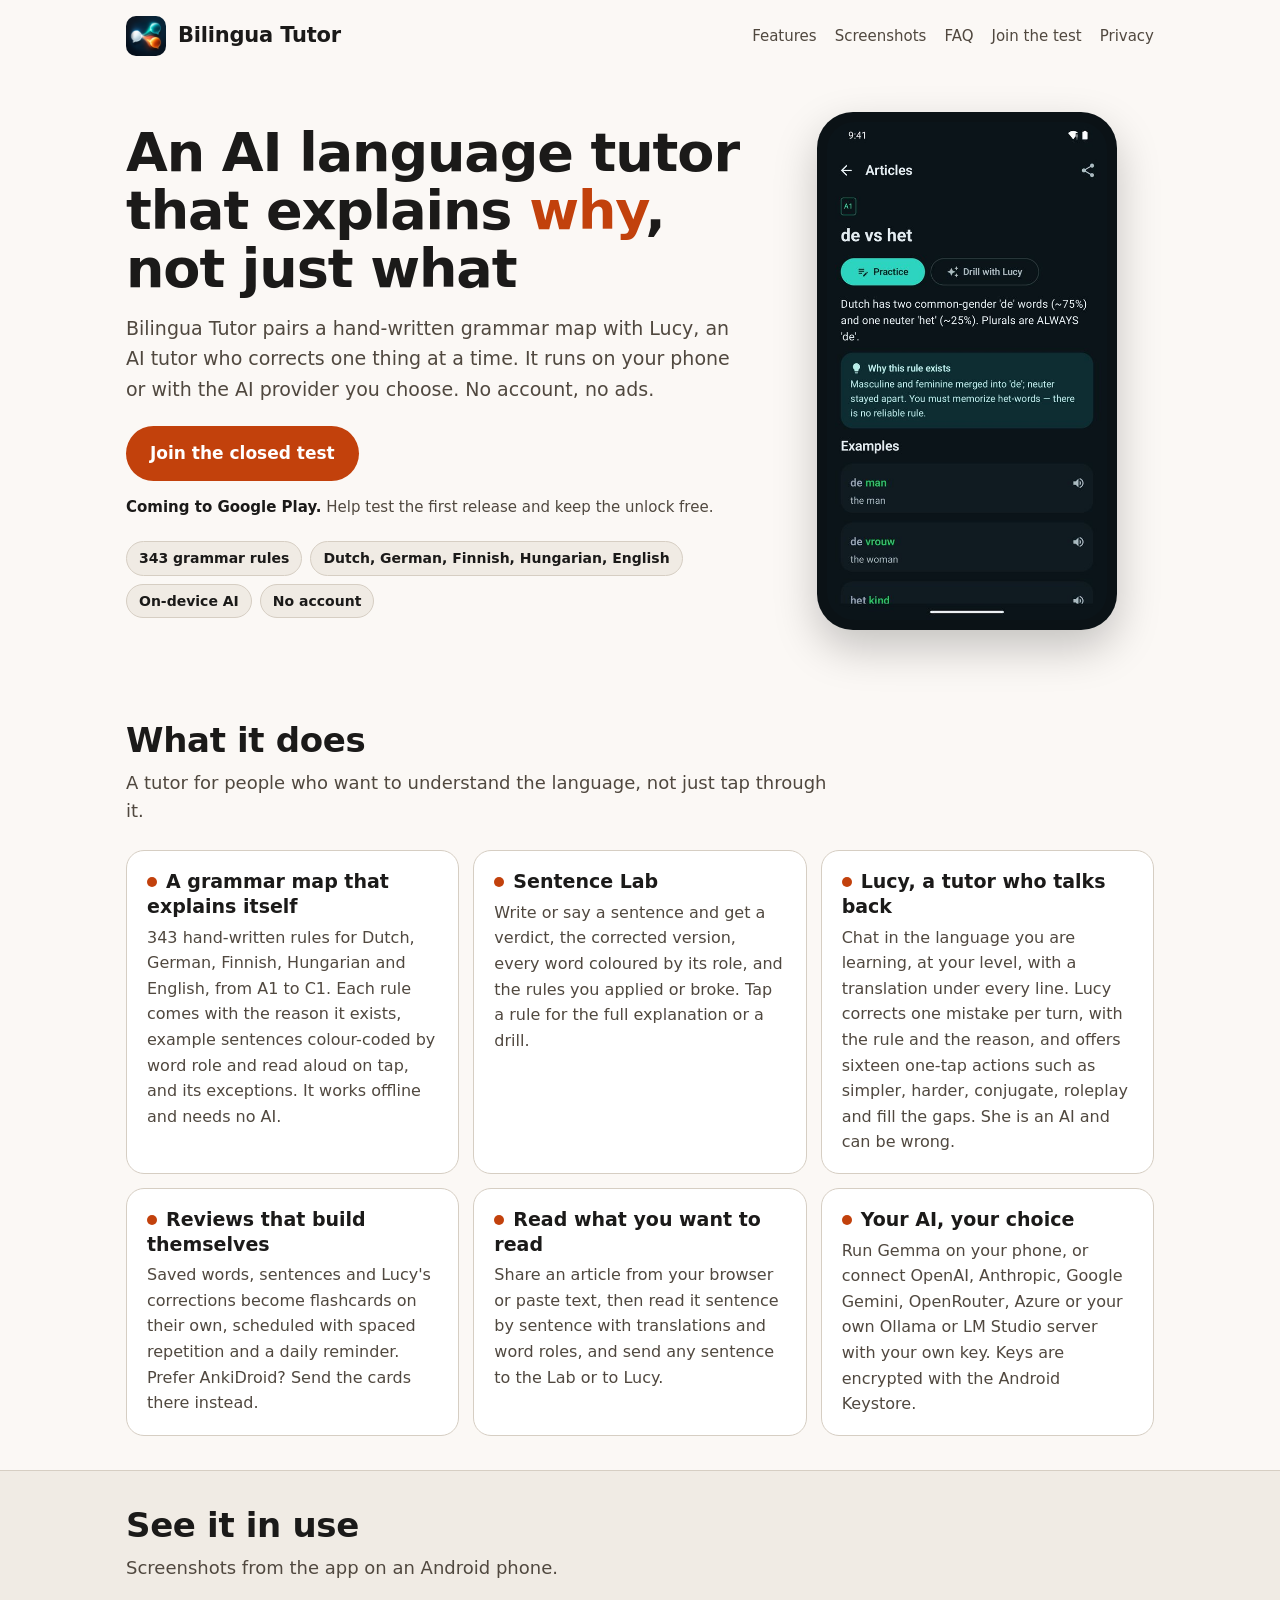
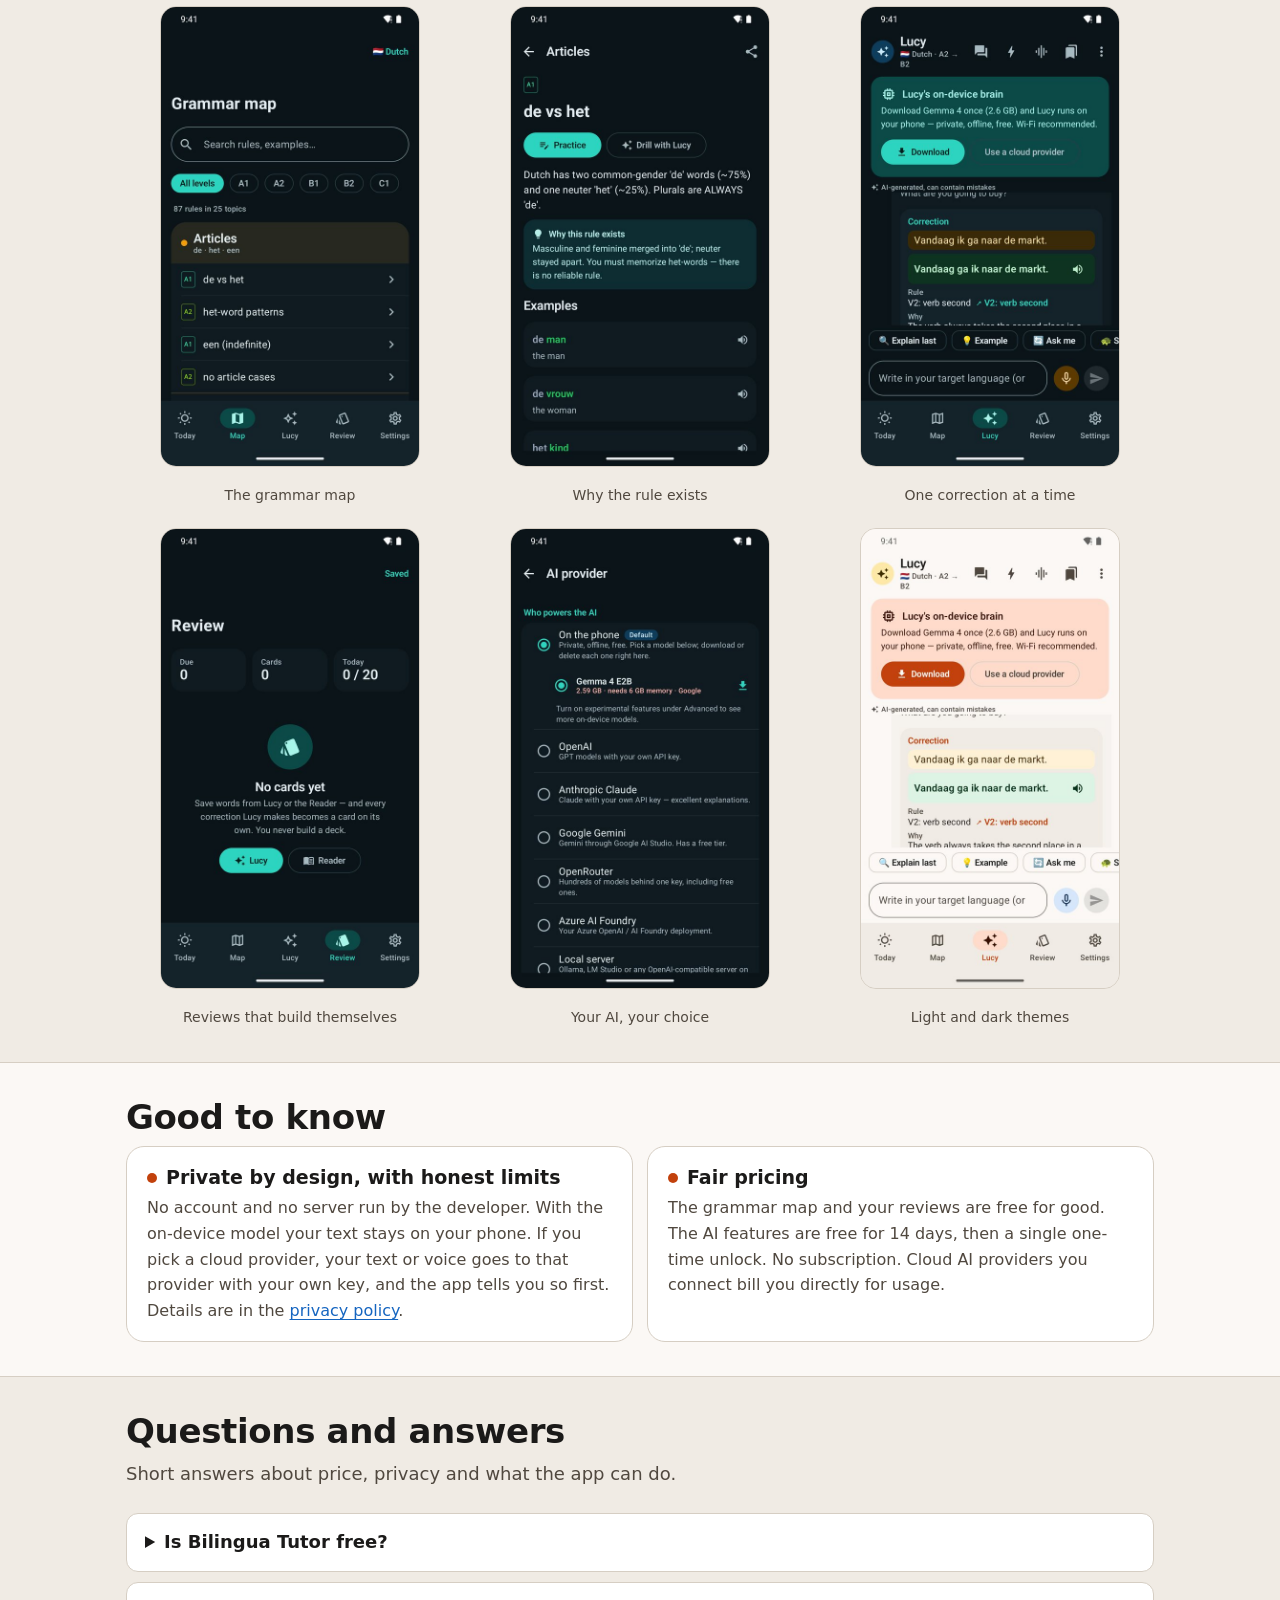
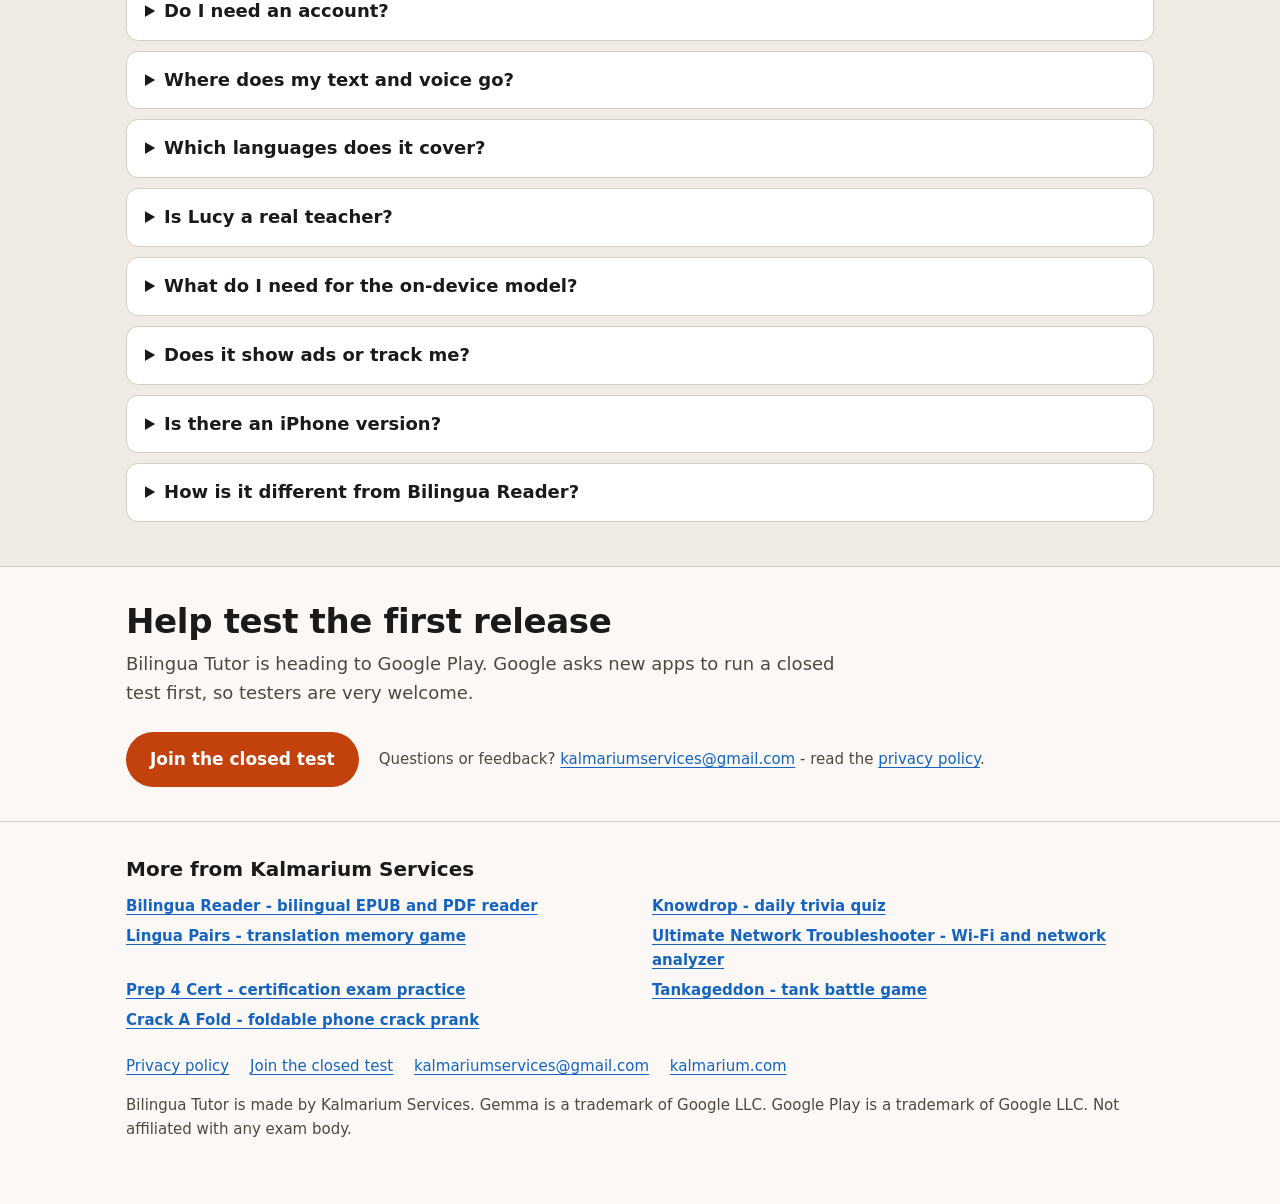
<file: index.html>
<!doctype html>
<html lang="en">
<head>
<meta charset="utf-8">
<meta name="viewport" content="width=device-width, initial-scale=1">
<title>Bilingua Tutor: AI Language Tutor with a Grammar Map</title>
<meta name="description" content="An AI language tutor that explains why. A hand-written grammar map for Dutch, German, Finnish, Hungarian and English, plus Lucy, a tutor who corrects one thing at a time. Runs on your phone or with your own AI provider. No account, no ads.">
<link rel="canonical" href="https://tutor.kalmarium.com/">
<meta name="theme-color" content="#0a1419">
<link rel="icon" type="image/png" href="/img/favicon.png">
<link rel="apple-touch-icon" href="/img/apple-touch-icon.png">
<meta property="og:site_name" content="Bilingua Tutor">
<meta property="og:type" content="website">
<meta property="og:title" content="Bilingua Tutor: AI Language Tutor with a Grammar Map">
<meta property="og:description" content="An AI language tutor that explains why. A hand-written grammar map for Dutch, German, Finnish, Hungarian and English, plus Lucy, a tutor who corrects one thing at a time. Runs on your phone or with your own AI provider. No account, no ads.">
<meta property="og:url" content="https://tutor.kalmarium.com/">
<meta property="og:image" content="https://tutor.kalmarium.com/img/og-image.jpg">
<meta property="og:image:width" content="1200">
<meta property="og:image:height" content="630">
<meta property="og:image:alt" content="Bilingua Tutor: grammar map and AI tutor on a phone">
<meta name="twitter:card" content="summary_large_image">
<meta name="twitter:title" content="Bilingua Tutor: AI Language Tutor with a Grammar Map">
<meta name="twitter:description" content="An AI language tutor that explains why. A hand-written grammar map for Dutch, German, Finnish, Hungarian and English, plus Lucy, a tutor who corrects one thing at a time. Runs on your phone or with your own AI provider. No account, no ads.">
<meta name="twitter:image" content="https://tutor.kalmarium.com/img/og-image.jpg">
<link rel="stylesheet" href="/style.css">
<script type="application/ld+json">
{
  "@context": "https://schema.org",
  "@type": "MobileApplication",
  "name": "Bilingua Tutor",
  "operatingSystem": "Android",
  "applicationCategory": "EducationalApplication",
  "description": "An AI language tutor that explains why. A hand-written grammar map for Dutch, German, Finnish, Hungarian and English, plus Lucy, a tutor who corrects one thing at a time. Runs on your phone or with your own AI provider. No account, no ads.",
  "url": "https://tutor.kalmarium.com/",
  "image": "https://tutor.kalmarium.com/img/og-image.jpg",
  "inLanguage": "en",
  "offers": {"@type": "Offer", "price": "0", "priceCurrency": "EUR", "availability": "https://schema.org/InStock"},
  "publisher": {"@type": "Organization", "name": "Kalmarium Services", "url": "https://kalmarium.com"}
}
</script>
<script type="application/ld+json">
{
  "@context": "https://schema.org",
  "@type": "FAQPage",
  "mainEntity": [
    {
      "@type": "Question",
      "name": "Is Bilingua Tutor free?",
      "acceptedAnswer": {
        "@type": "Answer",
        "text": "It is free to download. The grammar map and your reviews stay free with no time limit. The AI features (Lucy, the Sentence Lab, the Reader's AI help and voice mode) are free for 14 days from first launch, then you unlock them once with a single payment through Google Play. There is no subscription. The price is shown in Google Play for your country. If you connect a cloud AI provider with your own key, that provider bills you for what you use; the on-device model costs nothing to run."
      }
    },
    {
      "@type": "Question",
      "name": "Do I need an account?",
      "acceptedAnswer": {
        "@type": "Answer",
        "text": "No. There is nothing to sign up for, and the developer runs no server that receives your words, chats, voice, progress or API keys."
      }
    },
    {
      "@type": "Question",
      "name": "Where does my text and voice go?",
      "acceptedAnswer": {
        "@type": "Answer",
        "text": "With the on-device model, nowhere: it stays on your phone. If you choose a cloud provider (OpenAI, Anthropic, Google Gemini, OpenRouter, Azure or your own Ollama or LM Studio server), what you write goes straight from your phone to that provider, using your own key, under that provider's terms. Voice mode can use your phone's speech recognition, or a realtime voice provider you configure; in that case microphone audio goes to that provider, and the app asks you to confirm before it is used the first time. Android's own backup can include app data if you have it switched on."
      }
    },
    {
      "@type": "Question",
      "name": "Which languages does it cover?",
      "acceptedAnswer": {
        "@type": "Answer",
        "text": "The grammar map has 343 hand-written rules for Dutch, German, Finnish, Hungarian and English. Lucy and the Sentence Lab work in 18 languages, rules are explained in 13 languages, and the app itself comes in 14 languages."
      }
    },
    {
      "@type": "Question",
      "name": "Is Lucy a real teacher?",
      "acceptedAnswer": {
        "@type": "Answer",
        "text": "No. Lucy is an AI model and can be wrong. Her answers are labelled as AI-generated, every correction points at a rule you can read yourself, and you can report an answer from inside the app."
      }
    },
    {
      "@type": "Question",
      "name": "What do I need for the on-device model?",
      "acceptedAnswer": {
        "@type": "Answer",
        "text": "A recent arm64 phone with about 6 GB of RAM and Wi-Fi for a one-time download of about 2.6 GB. It is slower and less accurate than the large cloud models. The grammar map and reviews work without it."
      }
    },
    {
      "@type": "Question",
      "name": "Does it show ads or track me?",
      "acceptedAnswer": {
        "@type": "Answer",
        "text": "No ads and no account. The developer adds no analytics or tracking software. Libraries from Google that handle purchases can send Google their own technical diagnostics; the privacy policy names them. This website counts page views with a cookie-free script."
      }
    },
    {
      "@type": "Question",
      "name": "Is there an iPhone version?",
      "acceptedAnswer": {
        "@type": "Answer",
        "text": "Not yet. Bilingua Tutor is an Android app."
      }
    },
    {
      "@type": "Question",
      "name": "How is it different from Bilingua Reader?",
      "acceptedAnswer": {
        "@type": "Answer",
        "text": "Bilingua Reader is a separate app from the same developer for reading EPUB and PDF books with a translation under each sentence. Bilingua Tutor is for studying grammar and practising with an AI tutor."
      }
    }
  ]
}
</script>
<script defer src="https://overwatch.kalmarium.com/h.js" data-app="bilingua-tutor"></script>
</head>
<body>
<a class="skip" href="#main">Skip to content</a>
<header class="site">
  <div class="wrap">
    <a class="brand" href="/"><img src="/img/icon-192.png" width="40" height="40" alt="Bilingua Tutor app icon">Bilingua Tutor</a>
    <nav aria-label="Main">
      <a href="/#features">Features</a>
      <a href="/#screens">Screenshots</a>
      <a href="/#faq">FAQ</a>
      <a href="/testing.html">Join the test</a>
      <a href="/privacy-policy.html">Privacy</a>
    </nav>
  </div>
</header>
<main id="main">
  <div class="wrap hero">
    <div>
      <h1>An AI language tutor that explains <em>why</em>, not just what</h1>
      <p class="lead">Bilingua Tutor pairs a hand-written grammar map with Lucy, an AI tutor who corrects one thing at a time. It runs on your phone or with the AI provider you choose. No account, no ads.</p>
      <div class="cta">
        <a class="btn" href="/testing.html">Join the closed test</a>
        <p class="price-note"><strong>Coming to Google Play.</strong> Help test the first release and keep the unlock free.</p>
      </div>
      <ul class="pills">
        <li>343 grammar rules</li>
        <li>Dutch, German, Finnish, Hungarian, English</li>
        <li>On-device AI</li>
        <li>No account</li>
      </ul>
    </div>
    <div class="hero-shot">
      <div class="phone"><img src="/img/shot-rule.jpg" width="540" height="960" alt="A grammar rule page: why Dutch has de and het, with colour-coded examples"></div>
    </div>
  </div>

  <section id="features">
    <div class="wrap">
      <h2>What it does</h2>
      <p class="sub">A tutor for people who want to understand the language, not just tap through it.</p>
      <div class="features">
      <article class="card"><h3>A grammar map that explains itself</h3><p>343 hand-written rules for Dutch, German, Finnish, Hungarian and English, from A1 to C1. Each rule comes with the reason it exists, example sentences colour-coded by word role and read aloud on tap, and its exceptions. It works offline and needs no AI.</p></article>
      <article class="card"><h3>Sentence Lab</h3><p>Write or say a sentence and get a verdict, the corrected version, every word coloured by its role, and the rules you applied or broke. Tap a rule for the full explanation or a drill.</p></article>
      <article class="card"><h3>Lucy, a tutor who talks back</h3><p>Chat in the language you are learning, at your level, with a translation under every line. Lucy corrects one mistake per turn, with the rule and the reason, and offers sixteen one-tap actions such as simpler, harder, conjugate, roleplay and fill the gaps. She is an AI and can be wrong.</p></article>
      <article class="card"><h3>Reviews that build themselves</h3><p>Saved words, sentences and Lucy&#x27;s corrections become flashcards on their own, scheduled with spaced repetition and a daily reminder. Prefer AnkiDroid? Send the cards there instead.</p></article>
      <article class="card"><h3>Read what you want to read</h3><p>Share an article from your browser or paste text, then read it sentence by sentence with translations and word roles, and send any sentence to the Lab or to Lucy.</p></article>
      <article class="card"><h3>Your AI, your choice</h3><p>Run Gemma on your phone, or connect OpenAI, Anthropic, Google Gemini, OpenRouter, Azure or your own Ollama or LM Studio server with your own key. Keys are encrypted with the Android Keystore.</p></article>
      </div>
    </div>
  </section>

  <section id="screens" class="band">
    <div class="wrap">
      <h2>See it in use</h2>
      <p class="sub">Screenshots from the app on an Android phone.</p>
      <div class="shots">
      <figure><img src="/img/shot-map.jpg" width="540" height="960" loading="lazy" alt="The grammar map with Dutch rules grouped by topic and level"><figcaption>The grammar map</figcaption></figure>
      <figure><img src="/img/shot-rule.jpg" width="540" height="960" loading="lazy" alt="A rule page with the reason the rule exists and colour-coded examples"><figcaption>Why the rule exists</figcaption></figure>
      <figure><img src="/img/shot-lucy.jpg" width="540" height="960" loading="lazy" alt="Lucy correcting a Dutch sentence and linking the grammar rule"><figcaption>One correction at a time</figcaption></figure>
      <figure><img src="/img/shot-review.jpg" width="540" height="960" loading="lazy" alt="A flashcard created from a correction"><figcaption>Reviews that build themselves</figcaption></figure>
      <figure><img src="/img/shot-ai.jpg" width="540" height="960" loading="lazy" alt="The AI provider screen with the on-device model selected"><figcaption>Your AI, your choice</figcaption></figure>
      <figure><img src="/img/shot-light.jpg" width="540" height="960" loading="lazy" alt="The same app in the light Daylight theme"><figcaption>Light and dark themes</figcaption></figure>
      </div>
    </div>
  </section>

  <section id="good-to-know">
    <div class="wrap">
      <h2>Good to know</h2>
      <div class="two">
        <article class="card">
          <h3>Private by design, with honest limits</h3>
          <p>No account and no server run by the developer. With the on-device model your text stays on your phone. If you pick a cloud provider, your text or voice goes to that provider with your own key, and the app tells you so first. Details are in the <a href="/privacy-policy.html">privacy policy</a>.</p>
        </article>
        <article class="card">
          <h3>Fair pricing</h3>
          <p>The grammar map and your reviews are free for good. The AI features are free for 14 days, then a single one-time unlock. No subscription. Cloud AI providers you connect bill you directly for usage.</p>
        </article>
      </div>
    </div>
  </section>

  <section id="faq" class="band">
    <div class="wrap">
      <h2>Questions and answers</h2>
      <p class="sub">Short answers about price, privacy and what the app can do.</p>
      <details><summary>Is Bilingua Tutor free?</summary><p>It is free to download. The grammar map and your reviews stay free with no time limit. The AI features (Lucy, the Sentence Lab, the Reader&#x27;s AI help and voice mode) are free for 14 days from first launch, then you unlock them once with a single payment through Google Play. There is no subscription. The price is shown in Google Play for your country. If you connect a cloud AI provider with your own key, that provider bills you for what you use; the on-device model costs nothing to run.</p></details>
      <details><summary>Do I need an account?</summary><p>No. There is nothing to sign up for, and the developer runs no server that receives your words, chats, voice, progress or API keys.</p></details>
      <details><summary>Where does my text and voice go?</summary><p>With the on-device model, nowhere: it stays on your phone. If you choose a cloud provider (OpenAI, Anthropic, Google Gemini, OpenRouter, Azure or your own Ollama or LM Studio server), what you write goes straight from your phone to that provider, using your own key, under that provider&#x27;s terms. Voice mode can use your phone&#x27;s speech recognition, or a realtime voice provider you configure; in that case microphone audio goes to that provider, and the app asks you to confirm before it is used the first time. Android&#x27;s own backup can include app data if you have it switched on.</p></details>
      <details><summary>Which languages does it cover?</summary><p>The grammar map has 343 hand-written rules for Dutch, German, Finnish, Hungarian and English. Lucy and the Sentence Lab work in 18 languages, rules are explained in 13 languages, and the app itself comes in 14 languages.</p></details>
      <details><summary>Is Lucy a real teacher?</summary><p>No. Lucy is an AI model and can be wrong. Her answers are labelled as AI-generated, every correction points at a rule you can read yourself, and you can report an answer from inside the app.</p></details>
      <details><summary>What do I need for the on-device model?</summary><p>A recent arm64 phone with about 6 GB of RAM and Wi-Fi for a one-time download of about 2.6 GB. It is slower and less accurate than the large cloud models. The grammar map and reviews work without it.</p></details>
      <details><summary>Does it show ads or track me?</summary><p>No ads and no account. The developer adds no analytics or tracking software. Libraries from Google that handle purchases can send Google their own technical diagnostics; the privacy policy names them. This website counts page views with a cookie-free script.</p></details>
      <details><summary>Is there an iPhone version?</summary><p>Not yet. Bilingua Tutor is an Android app.</p></details>
      <details><summary>How is it different from Bilingua Reader?</summary><p>Bilingua Reader is a separate app from the same developer for reading EPUB and PDF books with a translation under each sentence. Bilingua Tutor is for studying grammar and practising with an AI tutor.</p></details>
    </div>
  </section>

  <section id="get">
    <div class="wrap">
      <h2>Help test the first release</h2>
      <p class="sub">Bilingua Tutor is heading to Google Play. Google asks new apps to run a closed test first, so testers are very welcome.</p>
      <div class="cta">
        <a class="btn" href="/testing.html">Join the closed test</a>
        <p class="price-note">Questions or feedback? <a href="mailto:kalmariumservices@gmail.com">kalmariumservices@gmail.com</a> - read the <a href="/privacy-policy.html">privacy policy</a>.</p>
      </div>
    </div>
  </section>
</main>
<footer class="site">
  <div class="wrap">
    <h2>More from Kalmarium Services</h2>
    <ul class="more">
      <li><a href="https://bilingua.kalmarium.com">Bilingua Reader - bilingual EPUB and PDF reader</a></li>
      <li><a href="https://knowdrop.kalmarium.com">Knowdrop - daily trivia quiz</a></li>
      <li><a href="https://lingua.kalmarium.com">Lingua Pairs - translation memory game</a></li>
      <li><a href="https://netcheck.kalmarium.com">Ultimate Network Troubleshooter - Wi-Fi and network analyzer</a></li>
      <li><a href="https://prep4cert.kalmarium.com">Prep 4 Cert - certification exam practice</a></li>
      <li><a href="https://tankageddon.kalmarium.com">Tankageddon - tank battle game</a></li>
      <li><a href="https://crackafold.kalmarium.com">Crack A Fold - foldable phone crack prank</a></li>
    </ul>
    <p class="legal"><a href="/privacy-policy.html">Privacy policy</a> <a href="/testing.html">Join the closed test</a> <a href="mailto:kalmariumservices@gmail.com">kalmariumservices@gmail.com</a> <a href="https://kalmarium.com">kalmarium.com</a></p>
    <p>Bilingua Tutor is made by Kalmarium Services. Gemma is a trademark of Google LLC. Google Play is a trademark of Google LLC. Not affiliated with any exam body.</p>
  </div>
</footer>
</body>
</html>
</file>
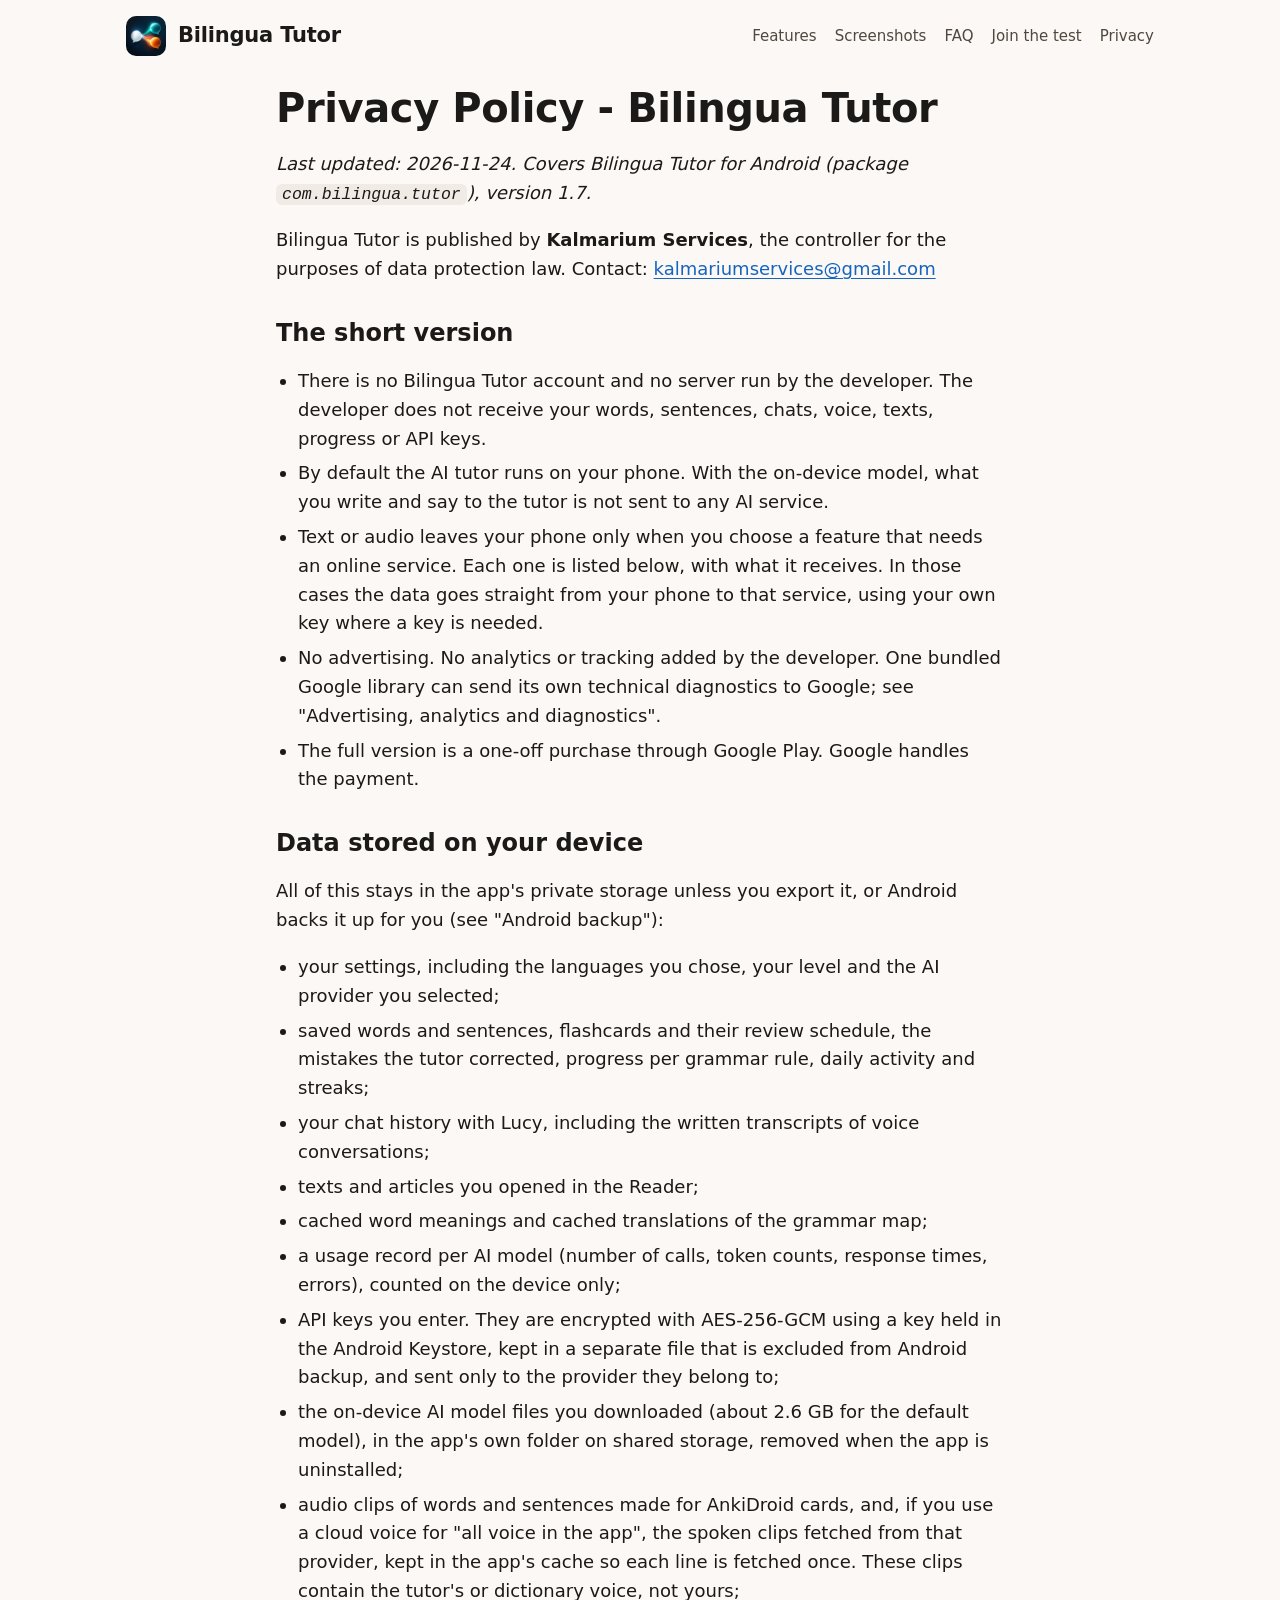
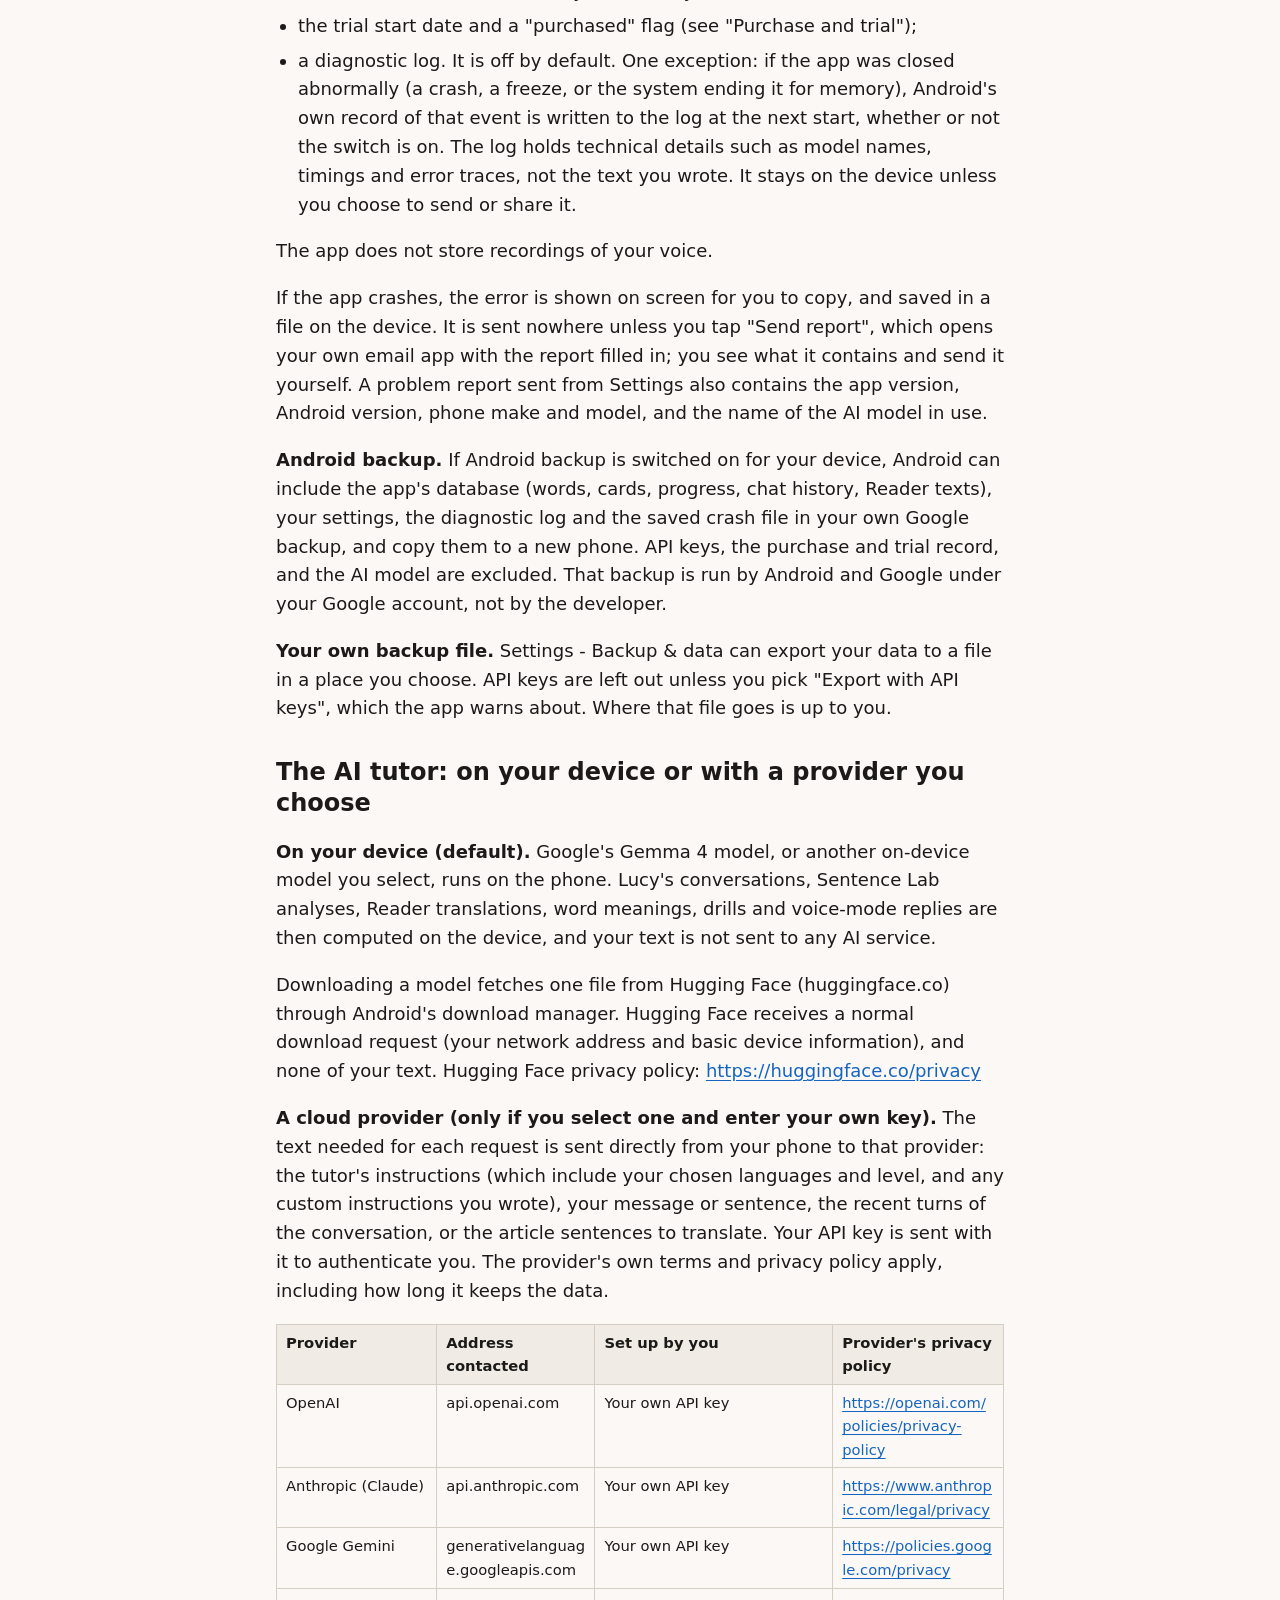
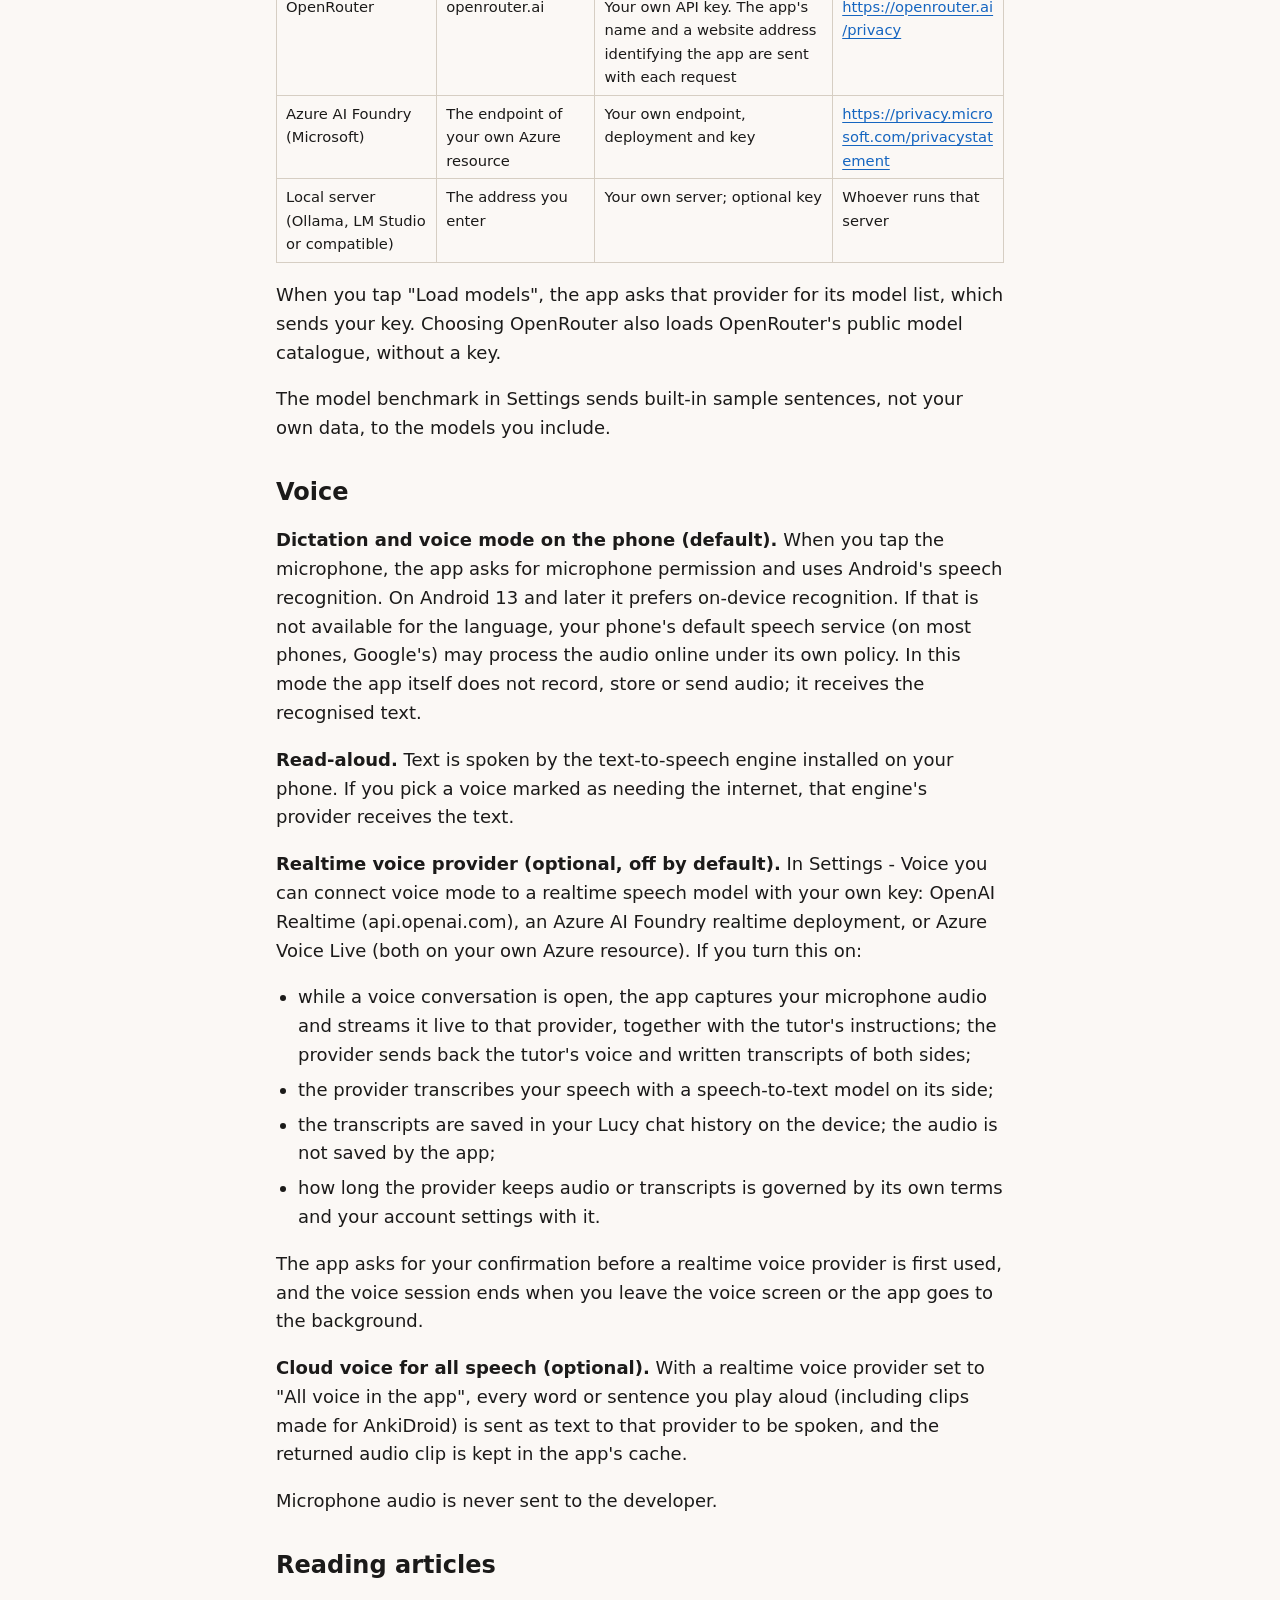
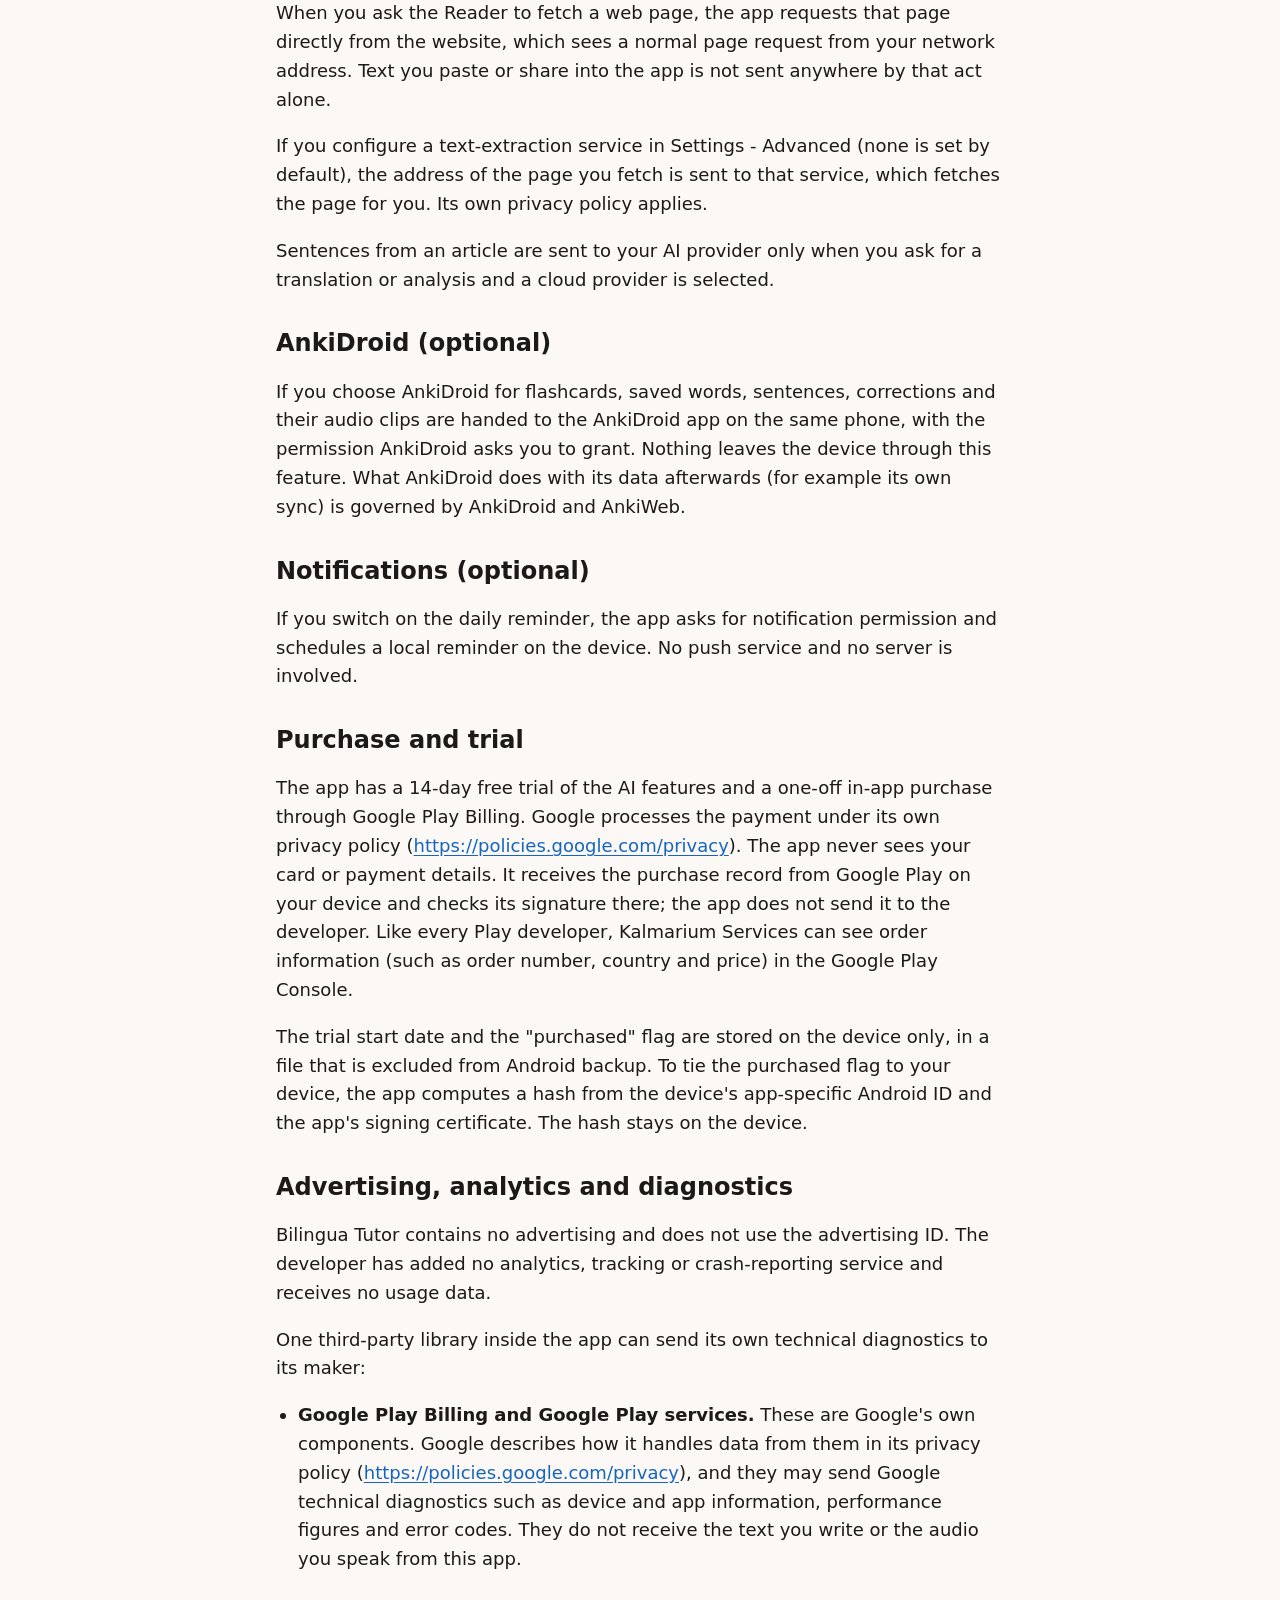
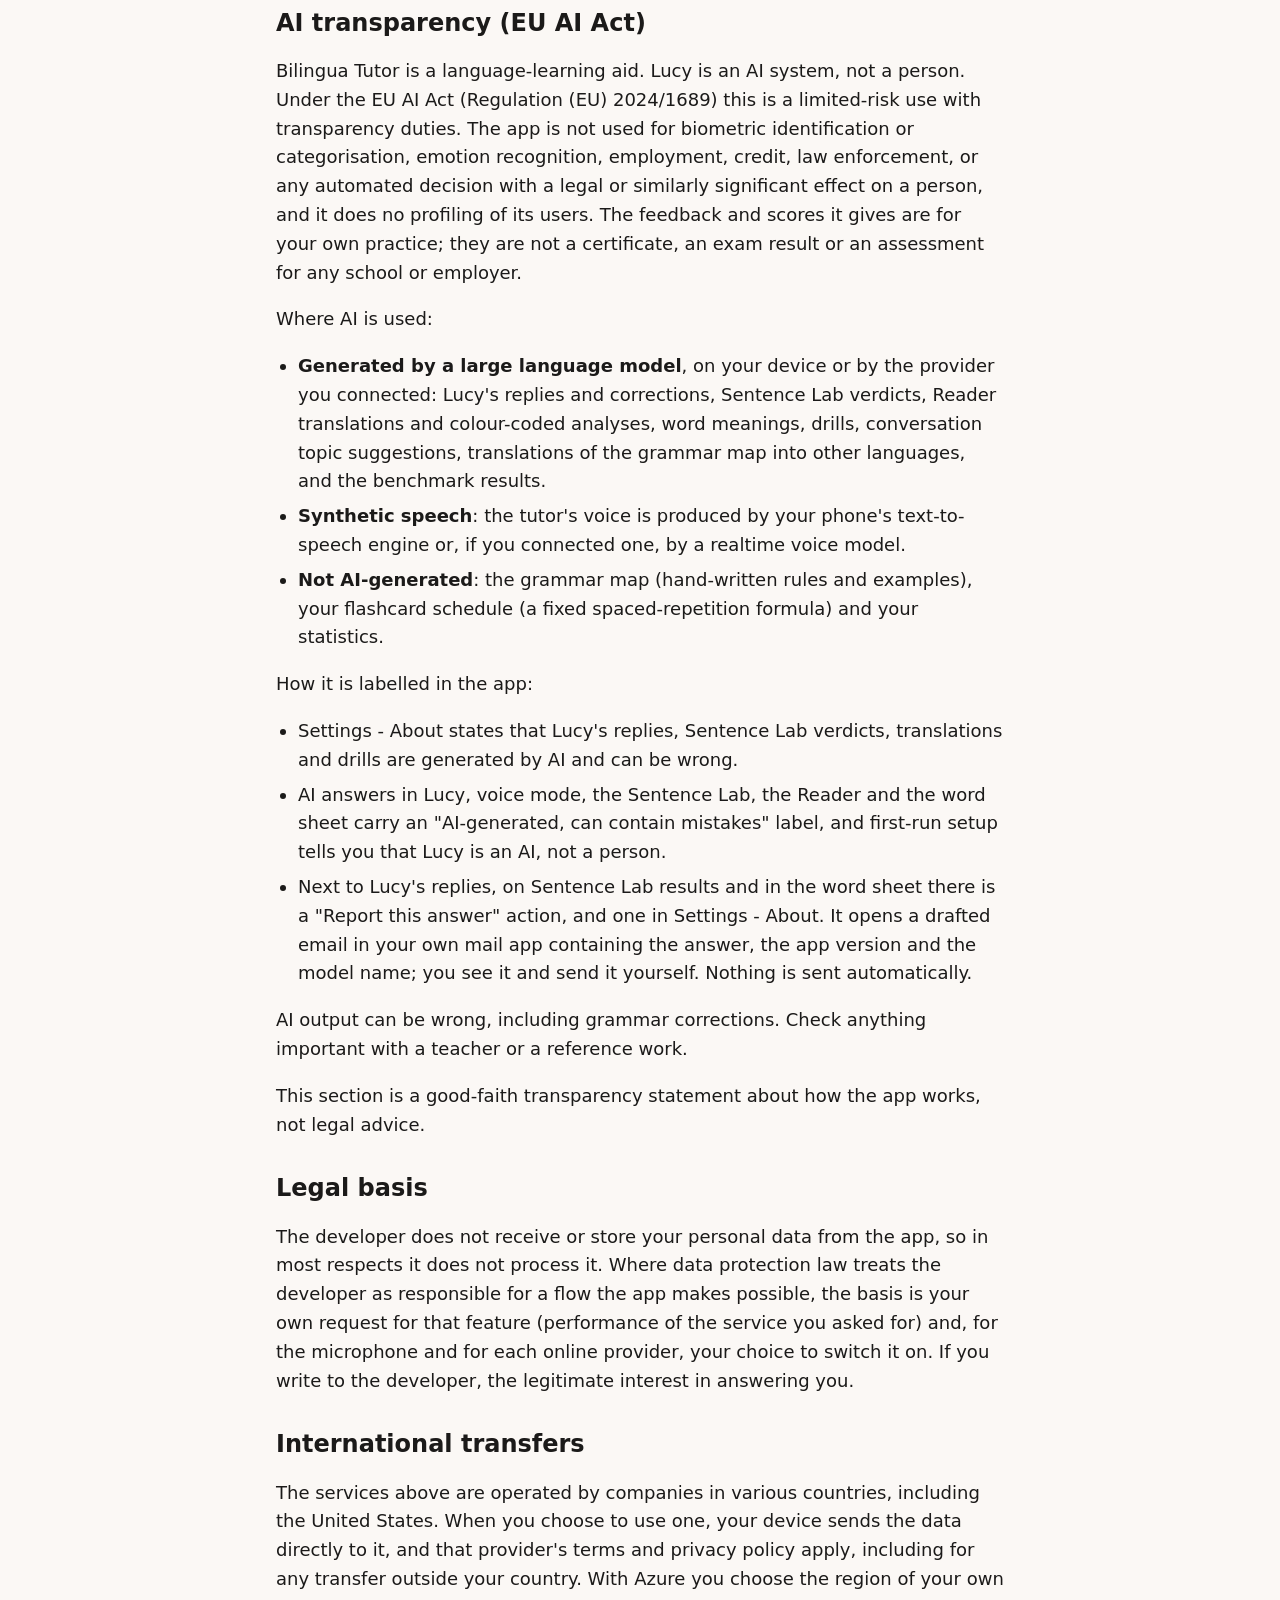
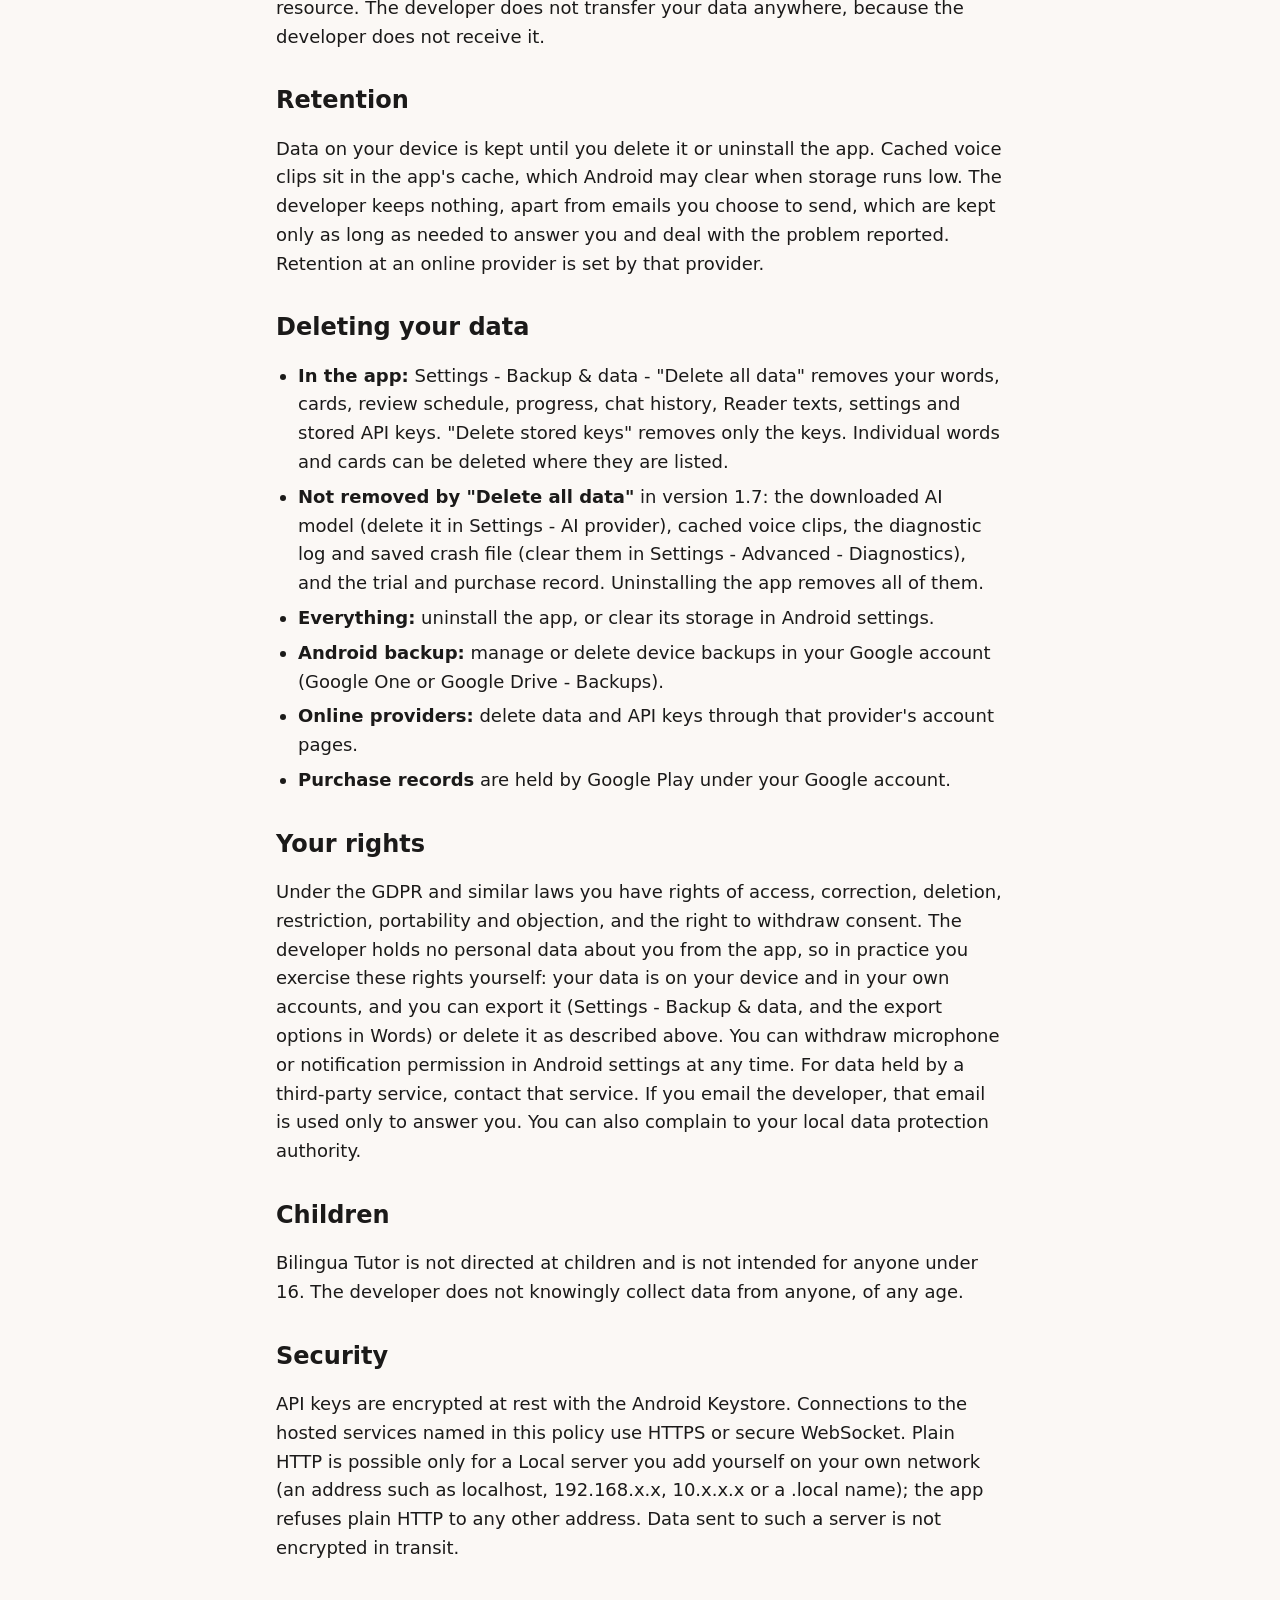
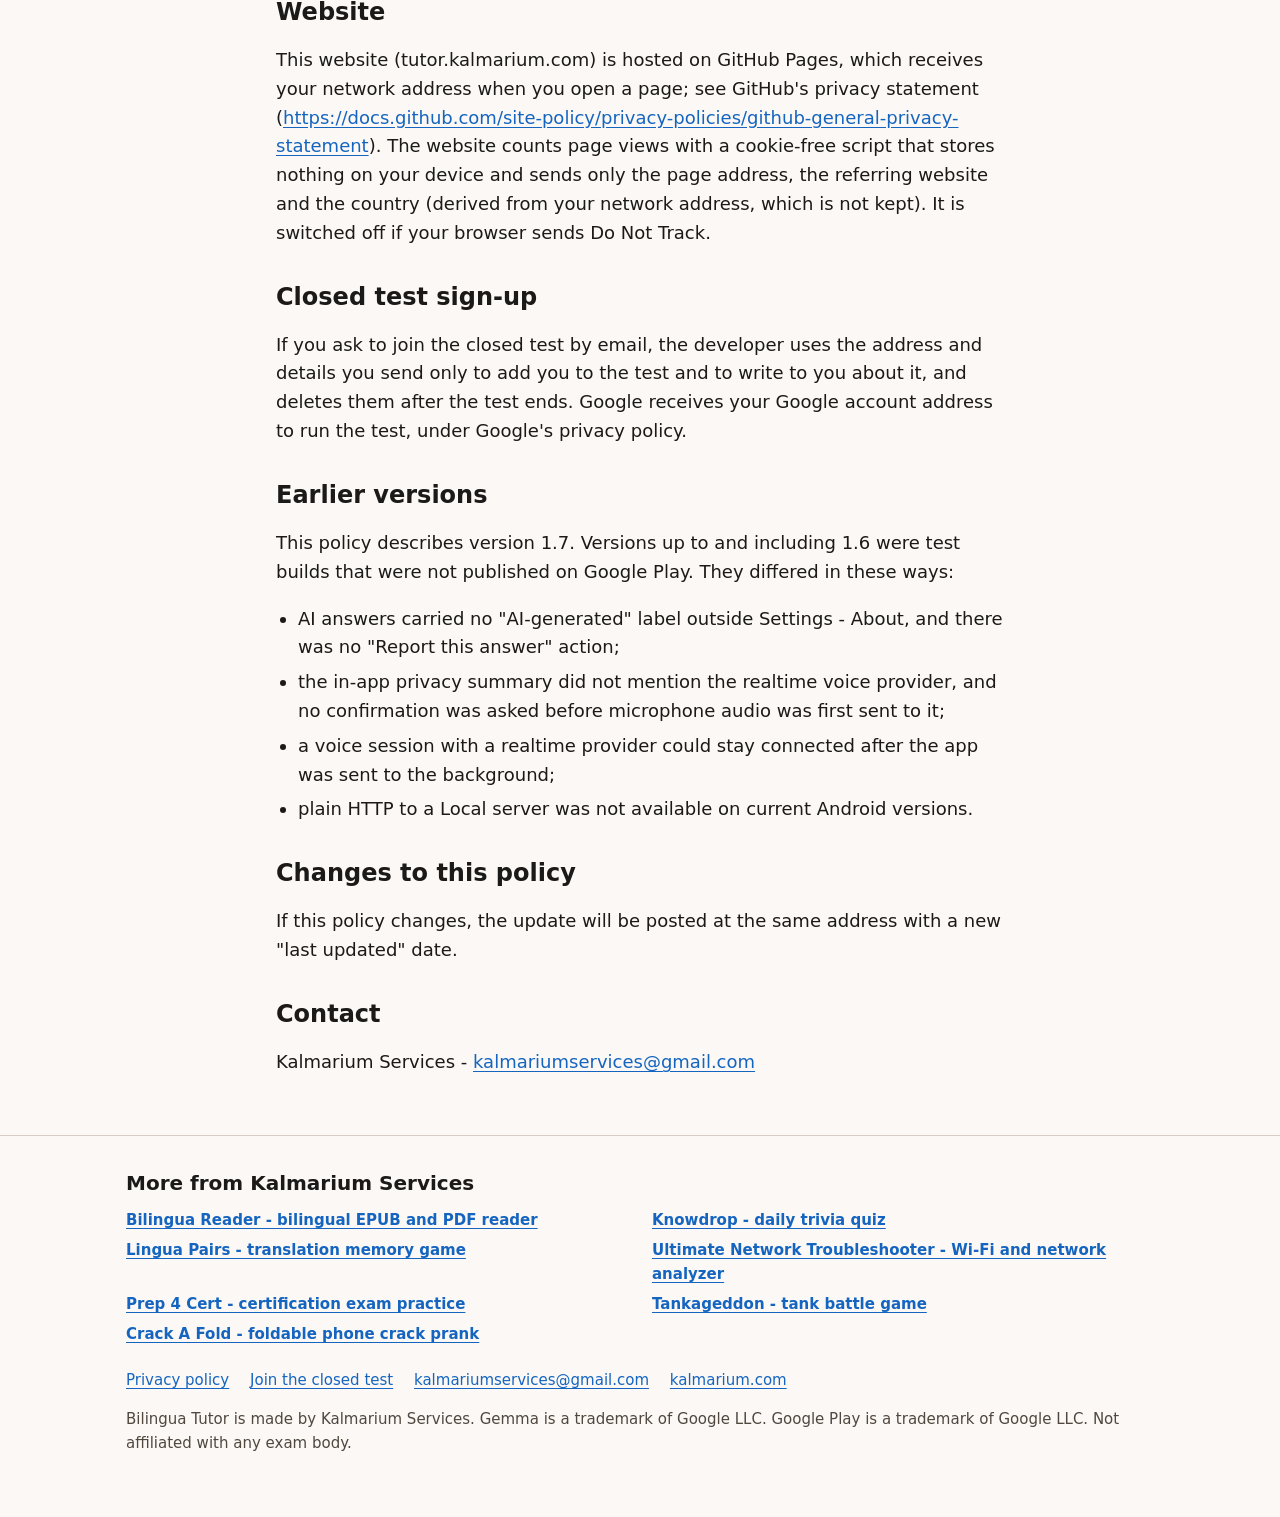
<file: privacy-policy.html>
<!doctype html>
<html lang="en">
<head>
<meta charset="utf-8">
<meta name="viewport" content="width=device-width, initial-scale=1">
<title>Privacy Policy - Bilingua Tutor</title>
<meta name="description" content="Privacy policy for Bilingua Tutor: no account, no ads, no developer server, AI on your phone by default, and exactly which optional services receive text or voice.">
<link rel="canonical" href="https://tutor.kalmarium.com/privacy-policy.html">
<meta name="theme-color" content="#0a1419">
<link rel="icon" type="image/png" href="/img/favicon.png">
<link rel="apple-touch-icon" href="/img/apple-touch-icon.png">
<meta property="og:site_name" content="Bilingua Tutor">
<meta property="og:type" content="website">
<meta property="og:title" content="Privacy Policy - Bilingua Tutor">
<meta property="og:description" content="Privacy policy for Bilingua Tutor: no account, no ads, no developer server, AI on your phone by default, and exactly which optional services receive text or voice.">
<meta property="og:url" content="https://tutor.kalmarium.com/privacy-policy.html">
<meta property="og:image" content="https://tutor.kalmarium.com/img/og-image.jpg">
<meta property="og:image:width" content="1200">
<meta property="og:image:height" content="630">
<meta property="og:image:alt" content="Bilingua Tutor: grammar map and AI tutor on a phone">
<meta name="twitter:card" content="summary_large_image">
<meta name="twitter:title" content="Privacy Policy - Bilingua Tutor">
<meta name="twitter:description" content="Privacy policy for Bilingua Tutor: no account, no ads, no developer server, AI on your phone by default, and exactly which optional services receive text or voice.">
<meta name="twitter:image" content="https://tutor.kalmarium.com/img/og-image.jpg">
<link rel="stylesheet" href="/style.css">
<script defer src="https://overwatch.kalmarium.com/h.js" data-app="bilingua-tutor"></script>
</head>
<body>
<a class="skip" href="#main">Skip to content</a>
<header class="site">
  <div class="wrap">
    <a class="brand" href="/"><img src="/img/icon-192.png" width="40" height="40" alt="Bilingua Tutor app icon">Bilingua Tutor</a>
    <nav aria-label="Main">
      <a href="/#features">Features</a>
      <a href="/#screens">Screenshots</a>
      <a href="/#faq">FAQ</a>
      <a href="/testing.html">Join the test</a>
      <a href="/privacy-policy.html">Privacy</a>
    </nav>
  </div>
</header>
<main id="main" class="wrap doc">
<h1 id="privacy-policy-bilingua-tutor">Privacy Policy - Bilingua Tutor</h1>
<p><em>Last updated: 2026-11-24. Covers Bilingua Tutor for Android (package <code>com.bilingua.tutor</code>), version 1.7.</em></p>
<p>Bilingua Tutor is published by <strong>Kalmarium Services</strong>, the controller for the purposes of data protection law. Contact: <a href="mailto:kalmariumservices@gmail.com">kalmariumservices@gmail.com</a></p>
<h2 id="the-short-version">The short version</h2>
<ul>
<li>There is no Bilingua Tutor account and no server run by the developer. The developer does not receive your words, sentences, chats, voice, texts, progress or API keys.</li>
<li>By default the AI tutor runs on your phone. With the on-device model, what you write and say to the tutor is not sent to any AI service.</li>
<li>Text or audio leaves your phone only when you choose a feature that needs an online service. Each one is listed below, with what it receives. In those cases the data goes straight from your phone to that service, using your own key where a key is needed.</li>
<li>No advertising. No analytics or tracking added by the developer. One bundled Google library can send its own technical diagnostics to Google; see "Advertising, analytics and diagnostics".</li>
<li>The full version is a one-off purchase through Google Play. Google handles the payment.</li>
</ul>
<h2 id="data-stored-on-your-device">Data stored on your device</h2>
<p>All of this stays in the app's private storage unless you export it, or Android backs it up for you (see "Android backup"):</p>
<ul>
<li>your settings, including the languages you chose, your level and the AI provider you selected;</li>
<li>saved words and sentences, flashcards and their review schedule, the mistakes the tutor corrected, progress per grammar rule, daily activity and streaks;</li>
<li>your chat history with Lucy, including the written transcripts of voice conversations;</li>
<li>texts and articles you opened in the Reader;</li>
<li>cached word meanings and cached translations of the grammar map;</li>
<li>a usage record per AI model (number of calls, token counts, response times, errors), counted on the device only;</li>
<li>API keys you enter. They are encrypted with AES-256-GCM using a key held in the Android Keystore, kept in a separate file that is excluded from Android backup, and sent only to the provider they belong to;</li>
<li>the on-device AI model files you downloaded (about 2.6 GB for the default model), in the app's own folder on shared storage, removed when the app is uninstalled;</li>
<li>audio clips of words and sentences made for AnkiDroid cards, and, if you use a cloud voice for "all voice in the app", the spoken clips fetched from that provider, kept in the app's cache so each line is fetched once. These clips contain the tutor's or dictionary voice, not yours;</li>
<li>the trial start date and a "purchased" flag (see "Purchase and trial");</li>
<li>a diagnostic log. It is off by default. One exception: if the app was closed abnormally (a crash, a freeze, or the system ending it for memory), Android's own record of that event is written to the log at the next start, whether or not the switch is on. The log holds technical details such as model names, timings and error traces, not the text you wrote. It stays on the device unless you choose to send or share it.</li>
</ul>
<p>The app does not store recordings of your voice.</p>
<p>If the app crashes, the error is shown on screen for you to copy, and saved in a file on the device. It is sent nowhere unless you tap "Send report", which opens your own email app with the report filled in; you see what it contains and send it yourself. A problem report sent from Settings also contains the app version, Android version, phone make and model, and the name of the AI model in use.</p>
<p><strong>Android backup.</strong> If Android backup is switched on for your device, Android can include the app's database (words, cards, progress, chat history, Reader texts), your settings, the diagnostic log and the saved crash file in your own Google backup, and copy them to a new phone. API keys, the purchase and trial record, and the AI model are excluded. That backup is run by Android and Google under your Google account, not by the developer.</p>
<p><strong>Your own backup file.</strong> Settings - Backup &amp; data can export your data to a file in a place you choose. API keys are left out unless you pick "Export with API keys", which the app warns about. Where that file goes is up to you.</p>
<h2 id="the-ai-tutor-on-your-device-or-with-a-provider-you-choose">The AI tutor: on your device or with a provider you choose</h2>
<p><strong>On your device (default).</strong> Google's Gemma 4 model, or another on-device model you select, runs on the phone. Lucy's conversations, Sentence Lab analyses, Reader translations, word meanings, drills and voice-mode replies are then computed on the device, and your text is not sent to any AI service.</p>
<p>Downloading a model fetches one file from Hugging Face (huggingface.co) through Android's download manager. Hugging Face receives a normal download request (your network address and basic device information), and none of your text. Hugging Face privacy policy: <a href="https://huggingface.co/privacy">https://huggingface.co/privacy</a></p>
<p><strong>A cloud provider (only if you select one and enter your own key).</strong> The text needed for each request is sent directly from your phone to that provider: the tutor's instructions (which include your chosen languages and level, and any custom instructions you wrote), your message or sentence, the recent turns of the conversation, or the article sentences to translate. Your API key is sent with it to authenticate you. The provider's own terms and privacy policy apply, including how long it keeps the data.</p>
<div class="table-wrap"><table>
<tr><th>Provider</th><th>Address contacted</th><th>Set up by you</th><th>Provider's privacy policy</th></tr>
<tr><td>OpenAI</td><td>api.openai.com</td><td>Your own API key</td><td><a href="https://openai.com/policies/privacy-policy">https://openai.com/policies/privacy-policy</a></td></tr>
<tr><td>Anthropic (Claude)</td><td>api.anthropic.com</td><td>Your own API key</td><td><a href="https://www.anthropic.com/legal/privacy">https://www.anthropic.com/legal/privacy</a></td></tr>
<tr><td>Google Gemini</td><td>generativelanguage.googleapis.com</td><td>Your own API key</td><td><a href="https://policies.google.com/privacy">https://policies.google.com/privacy</a></td></tr>
<tr><td>OpenRouter</td><td>openrouter.ai</td><td>Your own API key. The app's name and a website address identifying the app are sent with each request</td><td><a href="https://openrouter.ai/privacy">https://openrouter.ai/privacy</a></td></tr>
<tr><td>Azure AI Foundry (Microsoft)</td><td>The endpoint of your own Azure resource</td><td>Your own endpoint, deployment and key</td><td><a href="https://privacy.microsoft.com/privacystatement">https://privacy.microsoft.com/privacystatement</a></td></tr>
<tr><td>Local server (Ollama, LM Studio or compatible)</td><td>The address you enter</td><td>Your own server; optional key</td><td>Whoever runs that server</td></tr>
</table></div>
<p>When you tap "Load models", the app asks that provider for its model list, which sends your key. Choosing OpenRouter also loads OpenRouter's public model catalogue, without a key.</p>
<p>The model benchmark in Settings sends built-in sample sentences, not your own data, to the models you include.</p>
<h2 id="voice">Voice</h2>
<p><strong>Dictation and voice mode on the phone (default).</strong> When you tap the microphone, the app asks for microphone permission and uses Android's speech recognition. On Android 13 and later it prefers on-device recognition. If that is not available for the language, your phone's default speech service (on most phones, Google's) may process the audio online under its own policy. In this mode the app itself does not record, store or send audio; it receives the recognised text.</p>
<p><strong>Read-aloud.</strong> Text is spoken by the text-to-speech engine installed on your phone. If you pick a voice marked as needing the internet, that engine's provider receives the text.</p>
<p><strong>Realtime voice provider (optional, off by default).</strong> In Settings - Voice you can connect voice mode to a realtime speech model with your own key: OpenAI Realtime (api.openai.com), an Azure AI Foundry realtime deployment, or Azure Voice Live (both on your own Azure resource). If you turn this on:</p>
<ul>
<li>while a voice conversation is open, the app captures your microphone audio and streams it live to that provider, together with the tutor's instructions; the provider sends back the tutor's voice and written transcripts of both sides;</li>
<li>the provider transcribes your speech with a speech-to-text model on its side;</li>
<li>the transcripts are saved in your Lucy chat history on the device; the audio is not saved by the app;</li>
<li>how long the provider keeps audio or transcripts is governed by its own terms and your account settings with it.</li>
</ul>
<p>The app asks for your confirmation before a realtime voice provider is first used, and the voice session ends when you leave the voice screen or the app goes to the background.</p>
<p><strong>Cloud voice for all speech (optional).</strong> With a realtime voice provider set to "All voice in the app", every word or sentence you play aloud (including clips made for AnkiDroid) is sent as text to that provider to be spoken, and the returned audio clip is kept in the app's cache.</p>
<p>Microphone audio is never sent to the developer.</p>
<h2 id="reading-articles">Reading articles</h2>
<p>When you ask the Reader to fetch a web page, the app requests that page directly from the website, which sees a normal page request from your network address. Text you paste or share into the app is not sent anywhere by that act alone.</p>
<p>If you configure a text-extraction service in Settings - Advanced (none is set by default), the address of the page you fetch is sent to that service, which fetches the page for you. Its own privacy policy applies.</p>
<p>Sentences from an article are sent to your AI provider only when you ask for a translation or analysis and a cloud provider is selected.</p>
<h2 id="ankidroid-optional">AnkiDroid (optional)</h2>
<p>If you choose AnkiDroid for flashcards, saved words, sentences, corrections and their audio clips are handed to the AnkiDroid app on the same phone, with the permission AnkiDroid asks you to grant. Nothing leaves the device through this feature. What AnkiDroid does with its data afterwards (for example its own sync) is governed by AnkiDroid and AnkiWeb.</p>
<h2 id="notifications-optional">Notifications (optional)</h2>
<p>If you switch on the daily reminder, the app asks for notification permission and schedules a local reminder on the device. No push service and no server is involved.</p>
<h2 id="purchase-and-trial">Purchase and trial</h2>
<p>The app has a 14-day free trial of the AI features and a one-off in-app purchase through Google Play Billing. Google processes the payment under its own privacy policy (<a href="https://policies.google.com/privacy">https://policies.google.com/privacy</a>). The app never sees your card or payment details. It receives the purchase record from Google Play on your device and checks its signature there; the app does not send it to the developer. Like every Play developer, Kalmarium Services can see order information (such as order number, country and price) in the Google Play Console.</p>
<p>The trial start date and the "purchased" flag are stored on the device only, in a file that is excluded from Android backup. To tie the purchased flag to your device, the app computes a hash from the device's app-specific Android ID and the app's signing certificate. The hash stays on the device.</p>
<h2 id="advertising-analytics-and-diagnostics">Advertising, analytics and diagnostics</h2>
<p>Bilingua Tutor contains no advertising and does not use the advertising ID. The developer has added no analytics, tracking or crash-reporting service and receives no usage data.</p>
<p>One third-party library inside the app can send its own technical diagnostics to its maker:</p>
<ul>
<li><strong>Google Play Billing and Google Play services.</strong> These are Google's own components. Google describes how it handles data from them in its privacy policy (<a href="https://policies.google.com/privacy">https://policies.google.com/privacy</a>), and they may send Google technical diagnostics such as device and app information, performance figures and error codes. They do not receive the text you write or the audio you speak from this app.</li>
</ul>
<h2 id="ai-transparency-eu-ai-act">AI transparency (EU AI Act)</h2>
<p>Bilingua Tutor is a language-learning aid. Lucy is an AI system, not a person. Under the EU AI Act (Regulation (EU) 2024/1689) this is a limited-risk use with transparency duties. The app is not used for biometric identification or categorisation, emotion recognition, employment, credit, law enforcement, or any automated decision with a legal or similarly significant effect on a person, and it does no profiling of its users. The feedback and scores it gives are for your own practice; they are not a certificate, an exam result or an assessment for any school or employer.</p>
<p>Where AI is used:</p>
<ul>
<li><strong>Generated by a large language model</strong>, on your device or by the provider you connected: Lucy's replies and corrections, Sentence Lab verdicts, Reader translations and colour-coded analyses, word meanings, drills, conversation topic suggestions, translations of the grammar map into other languages, and the benchmark results.</li>
<li><strong>Synthetic speech</strong>: the tutor's voice is produced by your phone's text-to-speech engine or, if you connected one, by a realtime voice model.</li>
<li><strong>Not AI-generated</strong>: the grammar map (hand-written rules and examples), your flashcard schedule (a fixed spaced-repetition formula) and your statistics.</li>
</ul>
<p>How it is labelled in the app:</p>
<ul>
<li>Settings - About states that Lucy's replies, Sentence Lab verdicts, translations and drills are generated by AI and can be wrong.</li>
<li>AI answers in Lucy, voice mode, the Sentence Lab, the Reader and the word sheet carry an "AI-generated, can contain mistakes" label, and first-run setup tells you that Lucy is an AI, not a person.</li>
<li>Next to Lucy's replies, on Sentence Lab results and in the word sheet there is a "Report this answer" action, and one in Settings - About. It opens a drafted email in your own mail app containing the answer, the app version and the model name; you see it and send it yourself. Nothing is sent automatically.</li>
</ul>
<p>AI output can be wrong, including grammar corrections. Check anything important with a teacher or a reference work.</p>
<p>This section is a good-faith transparency statement about how the app works, not legal advice.</p>
<h2 id="legal-basis">Legal basis</h2>
<p>The developer does not receive or store your personal data from the app, so in most respects it does not process it. Where data protection law treats the developer as responsible for a flow the app makes possible, the basis is your own request for that feature (performance of the service you asked for) and, for the microphone and for each online provider, your choice to switch it on. If you write to the developer, the legitimate interest in answering you.</p>
<h2 id="international-transfers">International transfers</h2>
<p>The services above are operated by companies in various countries, including the United States. When you choose to use one, your device sends the data directly to it, and that provider's terms and privacy policy apply, including for any transfer outside your country. With Azure you choose the region of your own resource. The developer does not transfer your data anywhere, because the developer does not receive it.</p>
<h2 id="retention">Retention</h2>
<p>Data on your device is kept until you delete it or uninstall the app. Cached voice clips sit in the app's cache, which Android may clear when storage runs low. The developer keeps nothing, apart from emails you choose to send, which are kept only as long as needed to answer you and deal with the problem reported. Retention at an online provider is set by that provider.</p>
<h2 id="deleting-your-data">Deleting your data</h2>
<ul>
<li><strong>In the app:</strong> Settings - Backup &amp; data - "Delete all data" removes your words, cards, review schedule, progress, chat history, Reader texts, settings and stored API keys. "Delete stored keys" removes only the keys. Individual words and cards can be deleted where they are listed.</li>
<li><strong>Not removed by "Delete all data"</strong> in version 1.7: the downloaded AI model (delete it in Settings - AI provider), cached voice clips, the diagnostic log and saved crash file (clear them in Settings - Advanced - Diagnostics), and the trial and purchase record. Uninstalling the app removes all of them.</li>
<li><strong>Everything:</strong> uninstall the app, or clear its storage in Android settings.</li>
<li><strong>Android backup:</strong> manage or delete device backups in your Google account (Google One or Google Drive - Backups).</li>
<li><strong>Online providers:</strong> delete data and API keys through that provider's account pages.</li>
<li><strong>Purchase records</strong> are held by Google Play under your Google account.</li>
</ul>
<h2 id="your-rights">Your rights</h2>
<p>Under the GDPR and similar laws you have rights of access, correction, deletion, restriction, portability and objection, and the right to withdraw consent. The developer holds no personal data about you from the app, so in practice you exercise these rights yourself: your data is on your device and in your own accounts, and you can export it (Settings - Backup &amp; data, and the export options in Words) or delete it as described above. You can withdraw microphone or notification permission in Android settings at any time. For data held by a third-party service, contact that service. If you email the developer, that email is used only to answer you. You can also complain to your local data protection authority.</p>
<h2 id="children">Children</h2>
<p>Bilingua Tutor is not directed at children and is not intended for anyone under 16. The developer does not knowingly collect data from anyone, of any age.</p>
<h2 id="security">Security</h2>
<p>API keys are encrypted at rest with the Android Keystore. Connections to the hosted services named in this policy use HTTPS or secure WebSocket. Plain HTTP is possible only for a Local server you add yourself on your own network (an address such as localhost, 192.168.x.x, 10.x.x.x or a .local name); the app refuses plain HTTP to any other address. Data sent to such a server is not encrypted in transit.</p>
<h2 id="website">Website</h2>
<p>This website (tutor.kalmarium.com) is hosted on GitHub Pages, which receives your network address when you open a page; see GitHub's privacy statement (<a href="https://docs.github.com/site-policy/privacy-policies/github-general-privacy-statement">https://docs.github.com/site-policy/privacy-policies/github-general-privacy-statement</a>). The website counts page views with a cookie-free script that stores nothing on your device and sends only the page address, the referring website and the country (derived from your network address, which is not kept). It is switched off if your browser sends Do Not Track.</p>
<h2 id="closed-test-sign-up">Closed test sign-up</h2>
<p>If you ask to join the closed test by email, the developer uses the address and details you send only to add you to the test and to write to you about it, and deletes them after the test ends. Google receives your Google account address to run the test, under Google's privacy policy.</p>
<h2 id="earlier-versions">Earlier versions</h2>
<p>This policy describes version 1.7. Versions up to and including 1.6 were test builds that were not published on Google Play. They differed in these ways:</p>
<ul>
<li>AI answers carried no "AI-generated" label outside Settings - About, and there was no "Report this answer" action;</li>
<li>the in-app privacy summary did not mention the realtime voice provider, and no confirmation was asked before microphone audio was first sent to it;</li>
<li>a voice session with a realtime provider could stay connected after the app was sent to the background;</li>
<li>plain HTTP to a Local server was not available on current Android versions.</li>
</ul>
<h2 id="changes-to-this-policy">Changes to this policy</h2>
<p>If this policy changes, the update will be posted at the same address with a new "last updated" date.</p>
<h2 id="contact">Contact</h2>
<p>Kalmarium Services - <a href="mailto:kalmariumservices@gmail.com">kalmariumservices@gmail.com</a></p>
</main>
<footer class="site">
  <div class="wrap">
    <h2>More from Kalmarium Services</h2>
    <ul class="more">
      <li><a href="https://bilingua.kalmarium.com">Bilingua Reader - bilingual EPUB and PDF reader</a></li>
      <li><a href="https://knowdrop.kalmarium.com">Knowdrop - daily trivia quiz</a></li>
      <li><a href="https://lingua.kalmarium.com">Lingua Pairs - translation memory game</a></li>
      <li><a href="https://netcheck.kalmarium.com">Ultimate Network Troubleshooter - Wi-Fi and network analyzer</a></li>
      <li><a href="https://prep4cert.kalmarium.com">Prep 4 Cert - certification exam practice</a></li>
      <li><a href="https://tankageddon.kalmarium.com">Tankageddon - tank battle game</a></li>
      <li><a href="https://crackafold.kalmarium.com">Crack A Fold - foldable phone crack prank</a></li>
    </ul>
    <p class="legal"><a href="/privacy-policy.html">Privacy policy</a> <a href="/testing.html">Join the closed test</a> <a href="mailto:kalmariumservices@gmail.com">kalmariumservices@gmail.com</a> <a href="https://kalmarium.com">kalmarium.com</a></p>
    <p>Bilingua Tutor is made by Kalmarium Services. Gemma is a trademark of Google LLC. Google Play is a trademark of Google LLC. Not affiliated with any exam body.</p>
  </div>
</footer>
</body>
</html>
</file>
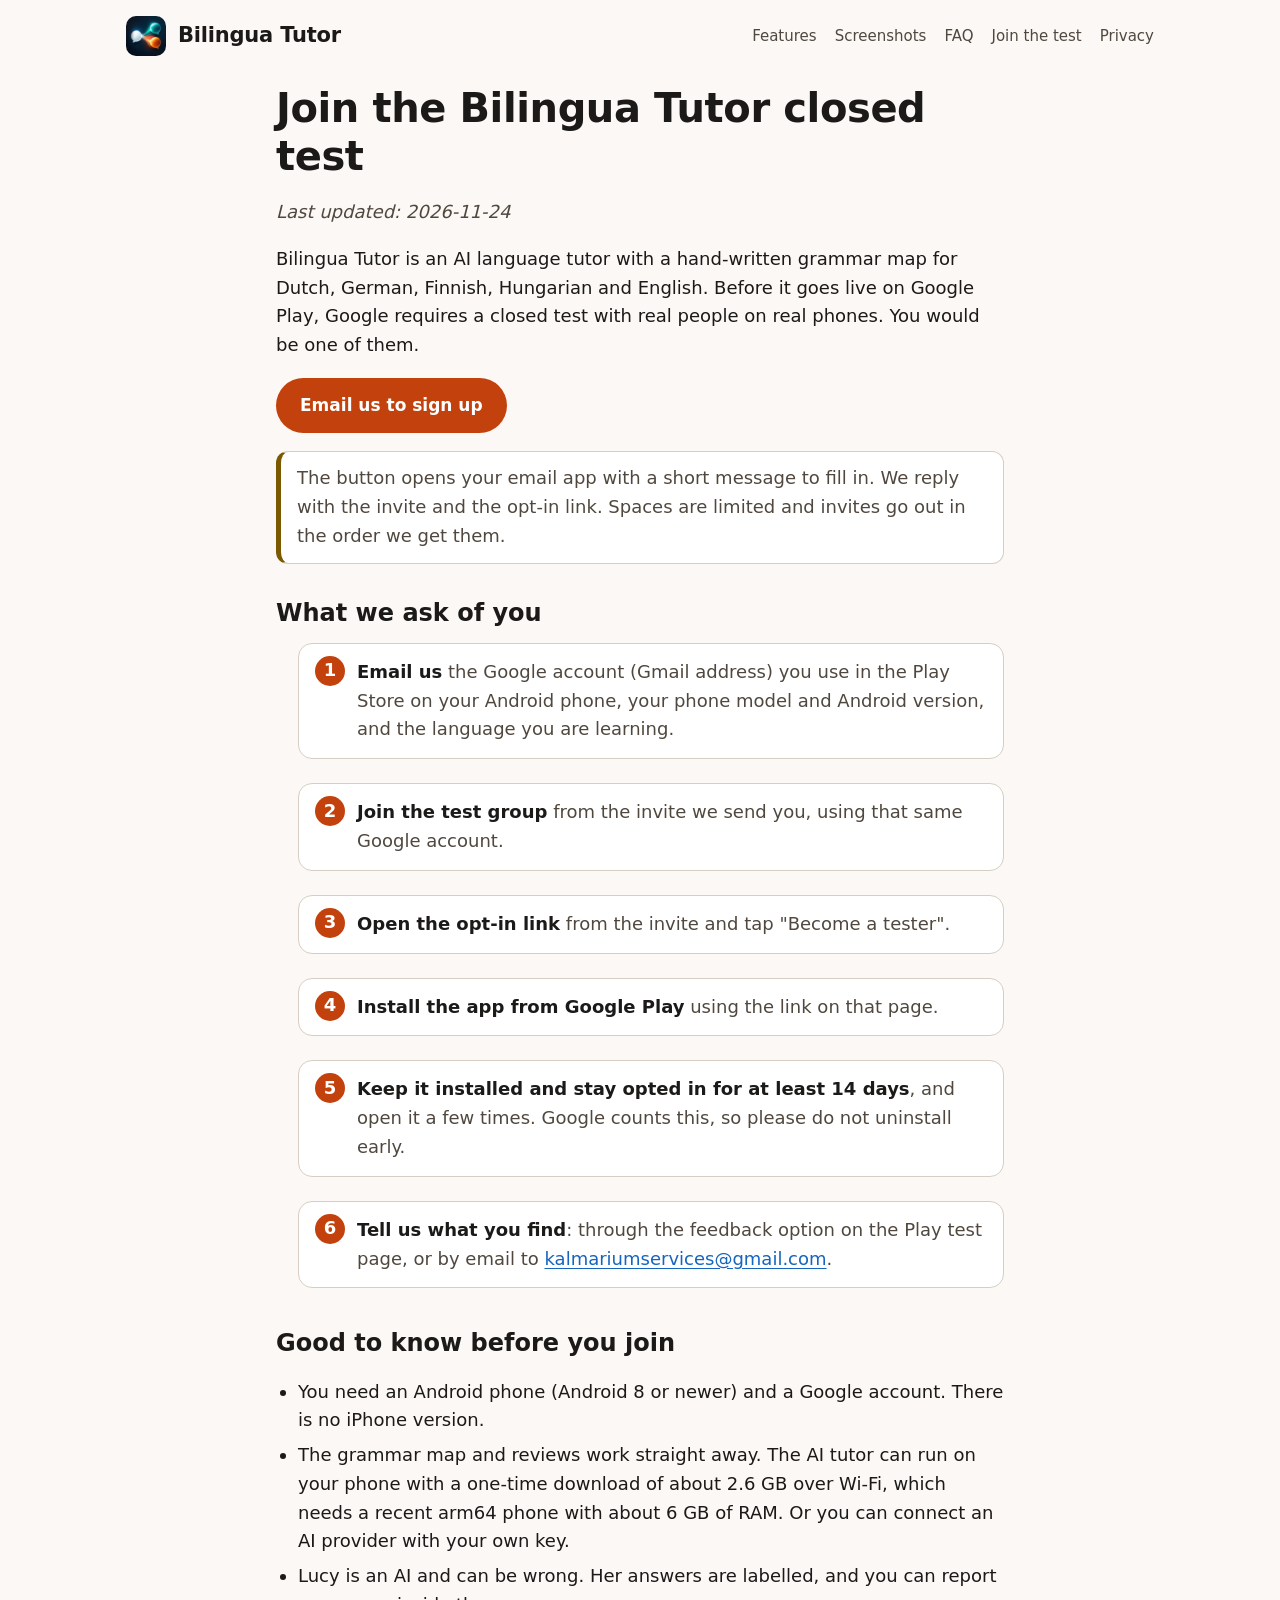
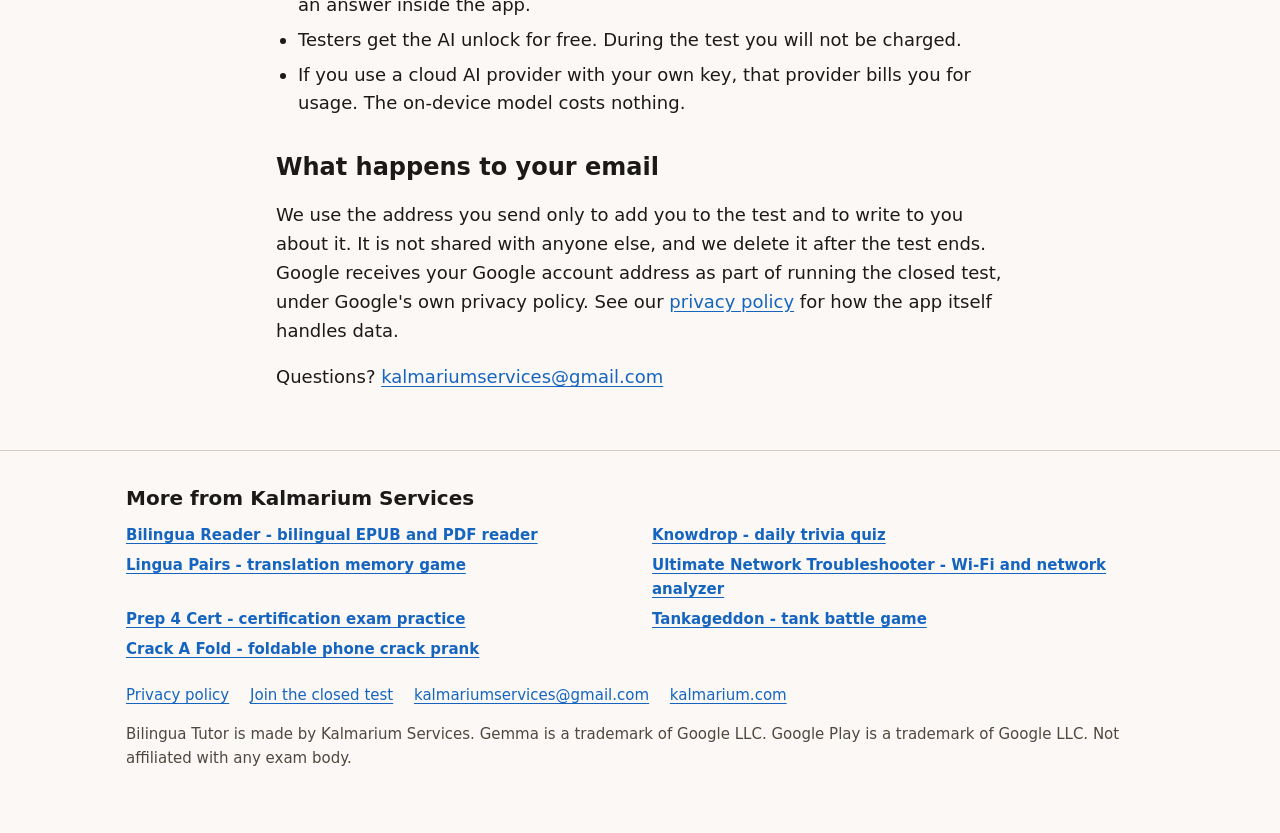
<file: testing.html>
<!doctype html>
<html lang="en">
<head>
<meta charset="utf-8">
<meta name="viewport" content="width=device-width, initial-scale=1">
<title>Join the Bilingua Tutor closed test</title>
<meta name="description" content="Help test Bilingua Tutor before its Google Play release. Email us the Google account you use on your phone and keep the app installed for 14 days.">
<link rel="canonical" href="https://tutor.kalmarium.com/testing.html">
<meta name="theme-color" content="#0a1419">
<link rel="icon" type="image/png" href="/img/favicon.png">
<link rel="apple-touch-icon" href="/img/apple-touch-icon.png">
<meta property="og:site_name" content="Bilingua Tutor">
<meta property="og:type" content="website">
<meta property="og:title" content="Join the Bilingua Tutor closed test">
<meta property="og:description" content="Help test Bilingua Tutor before its Google Play release. Email us the Google account you use on your phone and keep the app installed for 14 days.">
<meta property="og:url" content="https://tutor.kalmarium.com/testing.html">
<meta property="og:image" content="https://tutor.kalmarium.com/img/og-image.jpg">
<meta property="og:image:width" content="1200">
<meta property="og:image:height" content="630">
<meta property="og:image:alt" content="Bilingua Tutor: grammar map and AI tutor on a phone">
<meta name="twitter:card" content="summary_large_image">
<meta name="twitter:title" content="Join the Bilingua Tutor closed test">
<meta name="twitter:description" content="Help test Bilingua Tutor before its Google Play release. Email us the Google account you use on your phone and keep the app installed for 14 days.">
<meta name="twitter:image" content="https://tutor.kalmarium.com/img/og-image.jpg">
<link rel="stylesheet" href="/style.css">
<script defer src="https://overwatch.kalmarium.com/h.js" data-app="bilingua-tutor"></script>
</head>
<body>
<a class="skip" href="#main">Skip to content</a>
<header class="site">
  <div class="wrap">
    <a class="brand" href="/"><img src="/img/icon-192.png" width="40" height="40" alt="Bilingua Tutor app icon">Bilingua Tutor</a>
    <nav aria-label="Main">
      <a href="/#features">Features</a>
      <a href="/#screens">Screenshots</a>
      <a href="/#faq">FAQ</a>
      <a href="/testing.html">Join the test</a>
      <a href="/privacy-policy.html">Privacy</a>
    </nav>
  </div>
</header>
<main id="main" class="wrap doc">
<h1>Join the Bilingua Tutor closed test</h1>
<p><em class="updated">Last updated: 2026-11-24</em></p>
<p>Bilingua Tutor is an AI language tutor with a hand-written grammar map for Dutch, German, Finnish, Hungarian and English. Before it goes live on Google Play, Google requires a closed test with real people on real phones. You would be one of them.</p>
<p><a class="btn" href="mailto:kalmariumservices@gmail.com?subject=Bilingua%20Tutor%20closed%20test%20sign-up&amp;body=Hi%2C%20I%20would%20like%20to%20test%20Bilingua%20Tutor.%0D%0A%0D%0AGoogle%20account%20email%20I%20use%20in%20the%20Play%20Store%20on%20my%20phone%3A%20%0D%0APhone%20model%20and%20Android%20version%3A%20%0D%0ALanguage%20I%20am%20learning%3A%20%0D%0A%0D%0AI%20will%20keep%20the%20app%20installed%20for%20at%20least%2014%20days.%0D%0A">Email us to sign up</a></p>
<p class="note">The button opens your email app with a short message to fill in. We reply with the invite and the opt-in link. Spaces are limited and invites go out in the order we get them.</p>

<h2>What we ask of you</h2>
<ol class="steps">
<li><strong>Email us</strong> the Google account (Gmail address) you use in the Play Store on your Android phone, your phone model and Android version, and the language you are learning.</li>
<li><strong>Join the test group</strong> from the invite we send you, using that same Google account.</li>
<li><strong>Open the opt-in link</strong> from the invite and tap "Become a tester".</li>
<li><strong>Install the app from Google Play</strong> using the link on that page.</li>
<li><strong>Keep it installed and stay opted in for at least 14 days</strong>, and open it a few times. Google counts this, so please do not uninstall early.</li>
<li><strong>Tell us what you find</strong>: through the feedback option on the Play test page, or by email to <a href="mailto:kalmariumservices@gmail.com">kalmariumservices@gmail.com</a>.</li>
</ol>

<h2>Good to know before you join</h2>
<ul>
<li>You need an Android phone (Android 8 or newer) and a Google account. There is no iPhone version.</li>
<li>The grammar map and reviews work straight away. The AI tutor can run on your phone with a one-time download of about 2.6 GB over Wi-Fi, which needs a recent arm64 phone with about 6 GB of RAM. Or you can connect an AI provider with your own key.</li>
<li>Lucy is an AI and can be wrong. Her answers are labelled, and you can report an answer inside the app.</li>
<li>Testers get the AI unlock for free. During the test you will not be charged.</li>
<li>If you use a cloud AI provider with your own key, that provider bills you for usage. The on-device model costs nothing.</li>
</ul>

<h2>What happens to your email</h2>
<p>We use the address you send only to add you to the test and to write to you about it. It is not shared with anyone else, and we delete it after the test ends. Google receives your Google account address as part of running the closed test, under Google's own privacy policy. See our <a href="/privacy-policy.html">privacy policy</a> for how the app itself handles data.</p>
<p>Questions? <a href="mailto:kalmariumservices@gmail.com">kalmariumservices@gmail.com</a></p>
</main>
<footer class="site">
  <div class="wrap">
    <h2>More from Kalmarium Services</h2>
    <ul class="more">
      <li><a href="https://bilingua.kalmarium.com">Bilingua Reader - bilingual EPUB and PDF reader</a></li>
      <li><a href="https://knowdrop.kalmarium.com">Knowdrop - daily trivia quiz</a></li>
      <li><a href="https://lingua.kalmarium.com">Lingua Pairs - translation memory game</a></li>
      <li><a href="https://netcheck.kalmarium.com">Ultimate Network Troubleshooter - Wi-Fi and network analyzer</a></li>
      <li><a href="https://prep4cert.kalmarium.com">Prep 4 Cert - certification exam practice</a></li>
      <li><a href="https://tankageddon.kalmarium.com">Tankageddon - tank battle game</a></li>
      <li><a href="https://crackafold.kalmarium.com">Crack A Fold - foldable phone crack prank</a></li>
    </ul>
    <p class="legal"><a href="/privacy-policy.html">Privacy policy</a> <a href="/testing.html">Join the closed test</a> <a href="mailto:kalmariumservices@gmail.com">kalmariumservices@gmail.com</a> <a href="https://kalmarium.com">kalmarium.com</a></p>
    <p>Bilingua Tutor is made by Kalmarium Services. Gemma is a trademark of Google LLC. Google Play is a trademark of Google LLC. Not affiliated with any exam body.</p>
  </div>
</footer>
</body>
</html>
</file>
<file: style.css>
/* Bilingua Tutor info site. Canal palette: Daylight (light) and Midnight Canal (dark).
   Tokens match app/ui/Canal.kt. No purple, violet or indigo anywhere. */
:root {
  --bg: #fbf8f5;
  --surface: #ffffff;
  --surface-2: #f0ebe4;
  --ink: #1b1a19;
  --muted: #50483f;
  --primary: #c2410c;
  --primary-ink: #ffffff;
  --link: #1565c0;
  --accent: #7a5900;
  --good: #1e7a43;
  --line: #d6cec3;
  --radius: 18px;
  --sans: system-ui, -apple-system, "Segoe UI", Roboto, "Helvetica Neue", Arial, sans-serif;
}
@media (prefers-color-scheme: dark) {
  :root {
    --bg: #0a1419;
    --surface: #14222a;
    --surface-2: #101b21;
    --ink: #e3edf0;
    --muted: #a9bbc2;
    --primary: #2dd4bf;
    --primary-ink: #00201c;
    --link: #7cc4f2;
    --accent: #f5a524;
    --good: #7bd89a;
    --line: #2a3d46;
  }
}
* { box-sizing: border-box; }
html { scroll-behavior: smooth; }
body {
  margin: 0;
  background: var(--bg);
  color: var(--ink);
  font: 17px/1.6 var(--sans);
  -webkit-text-size-adjust: 100%;
}
img { max-width: 100%; height: auto; }
a { color: var(--link); text-underline-offset: 3px; }
a:hover { text-decoration-thickness: 2px; }
a:focus-visible, summary:focus-visible, .btn:focus-visible { outline: 3px solid var(--accent); outline-offset: 3px; border-radius: 8px; }
.wrap { max-width: 1060px; margin: 0 auto; padding: 0 16px; }
.skip { position: absolute; left: -999px; top: 0; background: var(--primary); color: var(--primary-ink); padding: 8px 14px; z-index: 10; }
.skip:focus { left: 8px; top: 8px; }

header.site { padding: 16px 0; }
header.site .wrap { display: flex; align-items: center; justify-content: space-between; gap: 12px; flex-wrap: wrap; }
.brand { display: flex; align-items: center; gap: 12px; text-decoration: none; color: var(--ink); font: 800 21px/1.1 var(--sans); letter-spacing: -0.01em; }
.brand img { border-radius: 10px; display: block; }
header.site nav { display: flex; gap: 18px; flex-wrap: wrap; font-size: 15px; }
header.site nav a { color: var(--muted); text-decoration: none; padding: 4px 0; }
header.site nav a:hover { color: var(--ink); text-decoration: underline; }

.hero { display: grid; gap: 28px; padding: 24px 16px 40px; align-items: center; }
.hero h1 { font: 800 clamp(32px, 7vw, 54px)/1.08 var(--sans); margin: 0 0 14px; letter-spacing: -0.02em; }
.hero h1 em { font-style: normal; color: var(--primary); }
.lead { font-size: 19px; color: var(--muted); margin: 0 0 22px; max-width: 34em; }
.cta { display: flex; flex-wrap: wrap; align-items: center; gap: 14px 20px; }
.btn { display: inline-block; background: var(--primary); color: var(--primary-ink); font-weight: 700; text-decoration: none; padding: 14px 24px; border-radius: 999px; font-size: 17px; }
.btn:hover { filter: brightness(1.06); text-decoration: none; }
.btn.ghost { background: transparent; color: var(--ink); border: 2px solid var(--line); }
.badge { display: inline-block; line-height: 0; border-radius: 10px; }
.badge svg { display: block; height: 56px; width: auto; }
.price-note { margin: 0; font-size: 15px; color: var(--muted); }
.price-note strong { color: var(--ink); }
.pills { list-style: none; padding: 0; margin: 22px 0 0; display: flex; flex-wrap: wrap; gap: 8px; }
.pills li { background: var(--surface-2); color: var(--ink); font-weight: 600; font-size: 14px; padding: 5px 12px; border-radius: 999px; border: 1px solid var(--line); }
.hero-shot { justify-self: center; }
.phone { background: #0b1216; border-radius: 36px; padding: 10px; width: min(300px, 78vw); box-shadow: 0 18px 44px rgba(0, 0, 0, 0.22); }
.phone img { display: block; border-radius: 27px; width: 100%; }

section { padding: 34px 0; }
section > .wrap > h2, section h2.title { font: 800 clamp(26px, 4.5vw, 34px)/1.2 var(--sans); margin: 0 0 8px; letter-spacing: -0.01em; }
.sub { color: var(--muted); margin: 0 0 24px; max-width: 40em; }

.features { display: grid; gap: 14px; grid-template-columns: 1fr; }
.card { background: var(--surface); border: 1px solid var(--line); border-radius: var(--radius); padding: 18px 20px; }
.card h3 { margin: 0 0 6px; font: 700 19px/1.3 var(--sans); }
.card h3::before { content: ""; display: inline-block; width: 10px; height: 10px; border-radius: 50%; background: var(--primary); margin-right: 9px; vertical-align: 1px; }
.card p { margin: 0; color: var(--muted); font-size: 16px; }

.shots { display: grid; gap: 22px; grid-template-columns: repeat(2, 1fr); }
.shots figure { margin: 0; text-align: center; }
.shots img { border-radius: 16px; border: 1px solid var(--line); background: var(--surface); width: 100%; max-width: 260px; }
.shots figcaption { font-size: 14px; color: var(--muted); margin-top: 8px; }

.two { display: grid; gap: 14px; }
.steps { counter-reset: s; list-style: none; padding: 0; margin: 0 0 20px; display: grid; gap: 12px; }
.steps li { counter-increment: s; background: var(--surface); border: 1px solid var(--line); border-radius: 14px; padding: 14px 18px 14px 58px; position: relative; color: var(--muted); }
.steps li::before { content: counter(s); position: absolute; left: 16px; top: 12px; width: 30px; height: 30px; border-radius: 50%; background: var(--primary); color: var(--primary-ink); font-weight: 800; display: grid; place-items: center; }
.steps li strong { color: var(--ink); }

details { background: var(--surface); border: 1px solid var(--line); border-radius: 12px; padding: 0 18px; margin: 0 0 10px; }
summary { cursor: pointer; font-weight: 650; padding: 14px 0; }
details p { margin: 0 0 14px; color: var(--muted); }

.band { background: var(--surface-2); border-top: 1px solid var(--line); border-bottom: 1px solid var(--line); }
.band .cta { margin-top: 4px; }

footer.site { padding: 34px 0 48px; font-size: 15px; color: var(--muted); border-top: 1px solid var(--line); }
footer.site h2 { font: 700 20px/1.3 var(--sans); color: var(--ink); margin: 0 0 12px; }
.more { list-style: none; margin: 0 0 22px; padding: 0; display: grid; gap: 6px 24px; grid-template-columns: 1fr; }
.more a { font-weight: 600; }
.legal a { margin-right: 16px; }

/* Text pages: privacy policy, testing */
.doc { max-width: 760px; padding-bottom: 40px; }
.doc h1 { font: 800 clamp(28px, 6vw, 40px)/1.2 var(--sans); margin: 12px 0 4px; letter-spacing: -0.01em; }
.doc h2 { font: 700 24px/1.3 var(--sans); margin: 34px 0 8px; }
.doc h3 { font: 700 18px/1.3 var(--sans); margin: 22px 0 6px; }
.doc em.updated { color: var(--muted); }
.doc ul, .doc ol { padding-left: 22px; }
.doc li { margin: 6px 0; }
.doc .table-wrap { overflow-x: auto; margin: 12px 0; }
.doc table { border-collapse: collapse; width: 100%; font-size: .92rem; }
.doc th, .doc td { border: 1px solid var(--line); padding: 6px 9px; text-align: left; vertical-align: top; }
.doc th { background: var(--surface-2); }
.doc td { overflow-wrap: anywhere; }
.doc code { background: var(--surface-2); padding: 1px 6px; border-radius: 6px; font-size: .92em; }
.note { background: var(--surface); border: 1px solid var(--line); border-left: 5px solid var(--accent); border-radius: 12px; padding: 12px 16px; color: var(--muted); }

@media (min-width: 720px) {
  body { font-size: 18px; }
  .hero { grid-template-columns: 1.25fr 0.75fr; padding: 40px 16px 56px; }
  .features { grid-template-columns: repeat(2, 1fr); }
  .shots { grid-template-columns: repeat(3, 1fr); }
  .two { grid-template-columns: repeat(2, 1fr); }
  .more { grid-template-columns: repeat(2, 1fr); }
}
@media (min-width: 980px) {
  .features { grid-template-columns: repeat(3, 1fr); }
}
@media (prefers-reduced-motion: reduce) {
  html { scroll-behavior: auto; }
}
</file>
